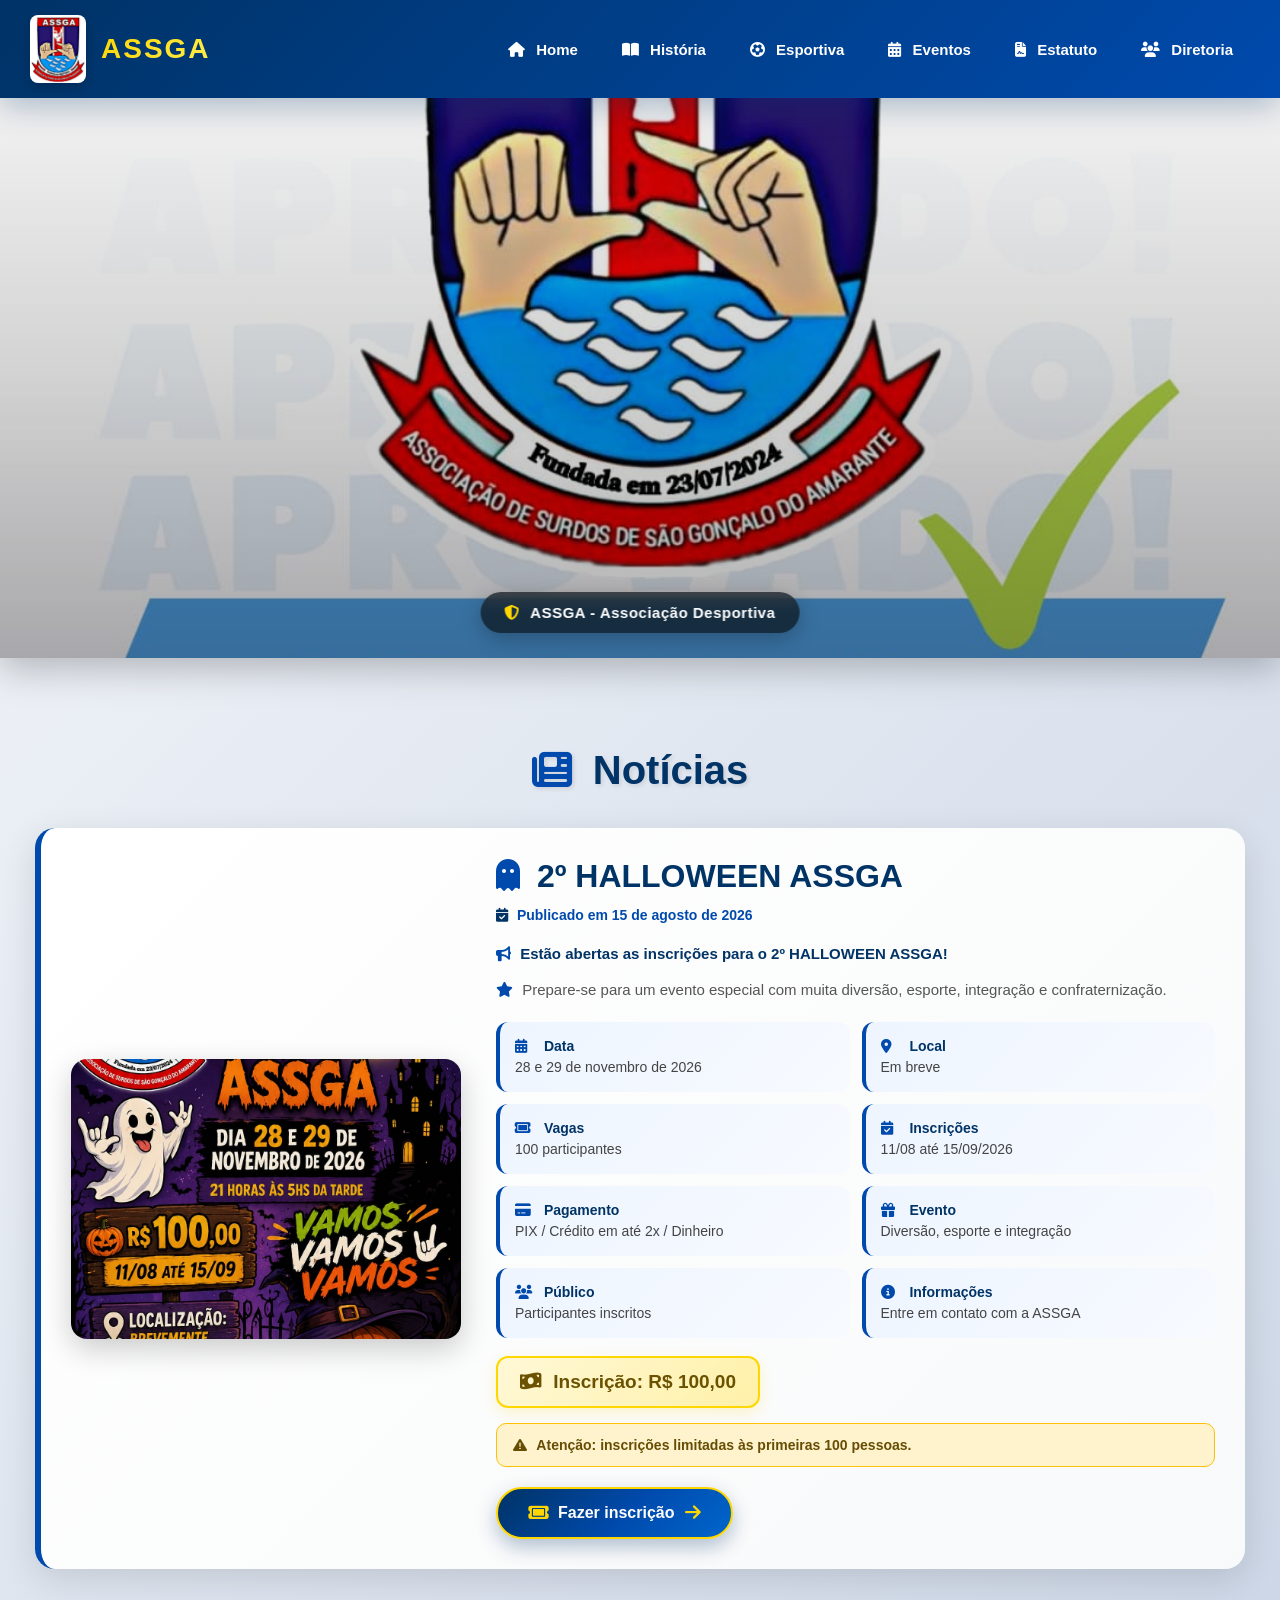
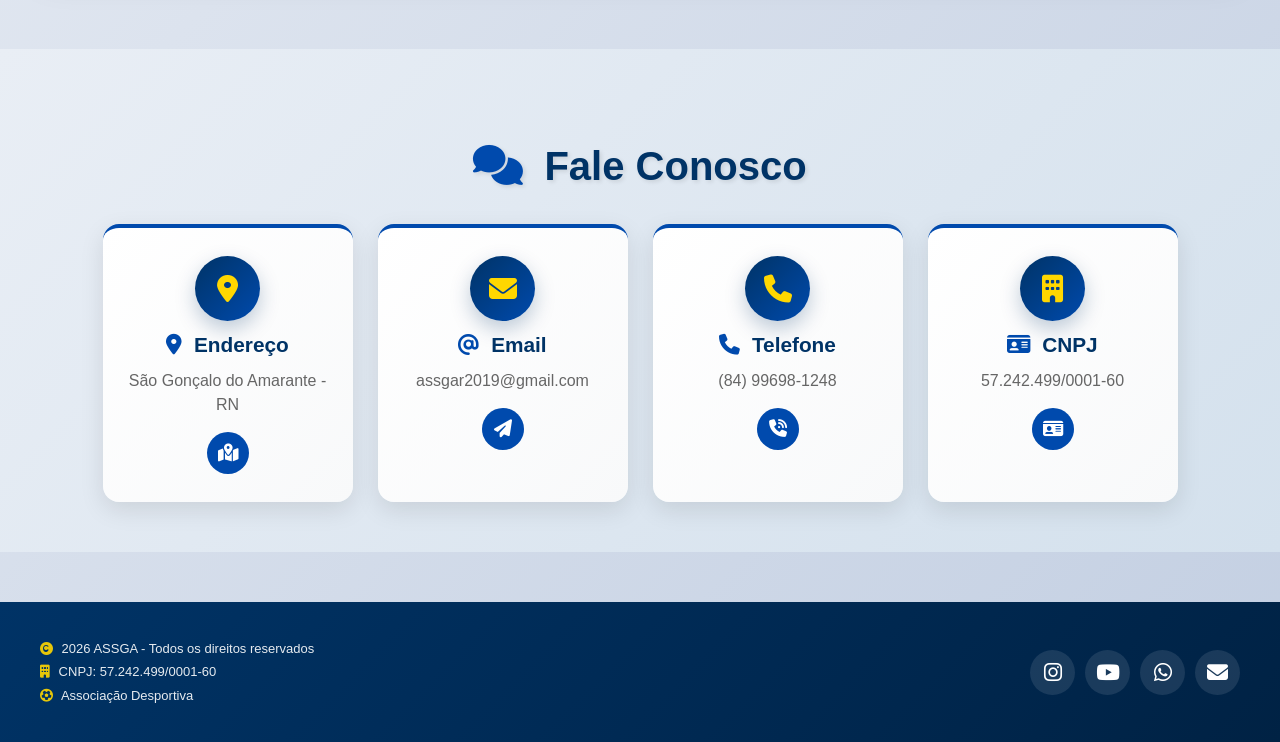
<file: ASSGA.-main (1)/ASSGA.-main/index.html>
<!DOCTYPE html>
<html lang="pt-br">

<head>

<meta charset="UTF-8">

<meta
    name="viewport"
    content="width=device-width, initial-scale=1.0"
>

<meta
    name="description"
    content="ASSGA - Associação Desportiva. Esporte, integração, eventos e participação social."
>

<meta
    name="theme-color"
    content="#003366"
>

<title>ASSGA - Associação Desportiva</title>


<!-- =====================================================
     FAVICON
===================================================== -->

<link
    rel="icon"
    href="src/imagens/Assga_foto.jpg"
    type="image/jpeg"
>

<link
    rel="shortcut icon"
    href="src/imagens/Assga_foto.jpg"
    type="image/jpeg"
>


<!-- =====================================================
     FONT AWESOME
===================================================== -->

<link
    rel="stylesheet"
    href="https://cdnjs.cloudflare.com/ajax/libs/font-awesome/6.5.0/css/all.min.css"
>


<style>

/* =====================================================
   RESET
===================================================== */

*{
    margin:0;
    padding:0;
    box-sizing:border-box;

    font-family:
        'Segoe UI',
        Tahoma,
        Geneva,
        Verdana,
        sans-serif;
}

html{
    scroll-behavior:smooth;
}

body{

    background:
        linear-gradient(
            135deg,
            #f5f7fa 0%,
            #c3cfe2 100%
        );

    color:#333;

    overflow-x:hidden;
}


/* =====================================================
   TÍTULOS
===================================================== */

h2{

    text-align:center;

    margin:45px 0 35px;

    color:#003366;

    font-size:2.5em;

    font-weight:800;

    text-shadow:
        2px 2px 4px rgba(0,0,0,.1);
}

h2 i{

    color:#004aad;

    margin-right:10px;
}


/* =====================================================
   HEADER
===================================================== */

header{

    background:
        linear-gradient(
            135deg,
            #003366 0%,
            #004aad 100%
        );

    color:#fff;

    display:flex;

    justify-content:space-between;

    align-items:center;

    padding:15px 30px;

    position:sticky;

    top:0;

    z-index:9999;

    box-shadow:
        0 8px 32px rgba(0,51,102,.3);
}


/* =====================================================
   LOGO
===================================================== */

.logo-area{

    display:flex;

    align-items:center;

    gap:15px;

    cursor:pointer;

    transition:
        transform .3s ease;
}

.logo-area:hover{

    transform:
        scale(1.05);
}

.logo-area a{

    display:flex;

    text-decoration:none;
}

.logo-area img{

    width:56px;

    height:68px;

    object-fit:cover;

    border-radius:8px;

    background:#fff;

    box-shadow:
        0 4px 12px rgba(0,0,0,.2);
}

.logo{

    font-size:28px;

    font-weight:900;

    letter-spacing:2px;

    background:
        linear-gradient(
            135deg,
            #ffd700,
            #ffed4e
        );

    -webkit-background-clip:text;

    -webkit-text-fill-color:transparent;

    background-clip:text;
}


/* =====================================================
   MENU
===================================================== */

.menu{

    list-style:none;

    display:inline-grid;

    grid-auto-flow:column;

    gap:10px;

    margin-left:auto;

    align-items:center;
}

.menu li{

    position:relative;
}

.menu a{

    display:block;

    color:#fff;

    text-decoration:none;

    font-size:15px;

    font-weight:700;

    padding:12px 17px;

    border-radius:25px;

    transition:
        all .4s ease;
}


/* =====================================================
   ÍCONES DO MENU — BRANCOS
===================================================== */

.menu a i{

    margin-right:7px;

    color:#fff;

    transition:.3s;
}


/* =====================================================
   HOVER DO MENU
===================================================== */

.menu a:hover{

    color:#003366;

    background:
        linear-gradient(
            135deg,
            #ffd700,
            #ffed4e
        );

    box-shadow:
        0 8px 24px rgba(255,215,0,.4);

    transform:
        translateY(-3px);
}


/* ÍCONE CONTINUA BRANCO NO HOVER */

.menu a:hover i{

    color:#fff;
}


/* =====================================================
   MENU MOBILE
===================================================== */

.menu-toggle{

    display:none;

    width:45px;

    height:45px;

    align-items:center;

    justify-content:center;

    font-size:25px;

    cursor:pointer;

    margin-left:auto;

    border:0;

    border-radius:10px;

    color:#fff;

    background:transparent;

    transition:.3s;
}

.menu-toggle:hover{

    background:
        rgba(255,255,255,.12);
}

.menu-toggle i{

    pointer-events:none;

    color:#fff;
}


/* =====================================================
   SLIDER
===================================================== */

.slider{

    width:100%;

    height:560px;

    overflow:hidden;

    position:relative;

    background:#003366;

    box-shadow:
        0 10px 35px rgba(0,0,0,.25);
}

.slider::after{

    content:"";

    position:absolute;

    inset:0;

    background:
        linear-gradient(
            to bottom,
            rgba(0,0,0,.05),
            rgba(0,0,0,.30)
        );

    pointer-events:none;
}

.slider img{

    width:100%;

    height:100%;

    object-fit:cover;

    object-position:center;

    display:block;

    transition:
        opacity .5s ease,
        transform .5s ease;
}


/* =====================================================
   INFORMAÇÃO SLIDER
===================================================== */

.slider-info{

    position:absolute;

    bottom:25px;

    left:50%;

    transform:
        translateX(-50%);

    background:
        rgba(0,0,0,.60);

    backdrop-filter:
        blur(8px);

    color:#fff;

    padding:12px 24px;

    border-radius:30px;

    font-size:15px;

    font-weight:700;

    letter-spacing:.5px;

    z-index:5;

    text-align:center;

    white-space:nowrap;

    box-shadow:
        0 5px 20px rgba(0,0,0,.25);
}

.slider-info i{

    color:#ffd700;

    margin-right:6px;
}


/* =====================================================
   NOTÍCIAS
===================================================== */

.noticias{

    max-width:1250px;

    margin:auto;

    padding:45px 20px;
}


/* =====================================================
   CARD NOTÍCIA
===================================================== */

.noticia-item{

    background:
        linear-gradient(
            135deg,
            #fff 0%,
            #f8f9fa 100%
        );

    display:flex;

    gap:35px;

    align-items:center;

    margin-bottom:35px;

    padding:30px;

    border-radius:20px;

    box-shadow:
        0 10px 35px rgba(0,0,0,.12);

    transition:
        all .4s ease;

    border-left:
        6px solid #004aad;

    overflow:hidden;
}

.noticia-item:hover{

    transform:
        translateY(-8px);

    box-shadow:
        0 18px 50px rgba(0,74,173,.22);

    border-left-color:#ffd700;
}


/* =====================================================
   IMAGEM NOTÍCIA
===================================================== */

.noticia-imagem{

    flex-shrink:0;

    width:390px;

    height:280px;

    overflow:hidden;

    border-radius:16px;

    box-shadow:
        0 10px 30px rgba(0,0,0,.2);

    display:block;
}

.noticia-imagem img{

    width:100%;

    height:100%;

    object-fit:cover;

    display:block;

    transition:
        transform .5s ease;
}

.noticia-imagem:hover img{

    transform:
        scale(1.08);
}


/* =====================================================
   TEXTO
===================================================== */

.texto{

    flex:1;
}

.texto h3{

    color:#003366;

    margin-bottom:12px;

    font-size:2em;

    font-weight:900;
}

.texto h3 i{

    color:#004aad;

    margin-right:8px;
}

.texto data{

    display:block;

    color:#004aad;

    font-size:14px;

    font-weight:700;

    margin-bottom:18px;
}

.texto data i{

    color:#003366;

    margin-right:5px;
}

.texto p{

    line-height:1.7;

    color:#555;

    margin:10px 0;

    font-size:15px;
}

.texto p i{

    color:#004aad;

    margin-right:5px;
}

.texto p strong{

    color:#003366;
}


/* =====================================================
   EVENTO INFO
===================================================== */

.evento-info{

    display:grid;

    grid-template-columns:
        repeat(2,1fr);

    gap:12px;

    margin-top:20px;
}

.evento-info-item{

    padding:14px 15px;

    background:
        linear-gradient(
            135deg,
            #eef5ff,
            #f7faff
        );

    border-radius:12px;

    border-left:
        4px solid #004aad;

    color:#444;

    font-size:14px;

    line-height:1.5;

    transition:
        all .3s ease;
}

.evento-info-item:hover{

    transform:
        translateY(-3px);

    border-left-color:#ffd700;

    box-shadow:
        0 5px 15px rgba(0,74,173,.12);
}

.evento-info-item i{

    color:#004aad;

    width:20px;

    margin-right:5px;
}

.evento-info-item strong{

    color:#003366;
}


/* =====================================================
   PREÇO
===================================================== */

.preco-evento{

    display:inline-block;

    margin-top:18px;

    padding:13px 22px;

    background:
        linear-gradient(
            135deg,
            #fff8d6,
            #fff1a8
        );

    border:
        2px solid #ffd700;

    border-radius:12px;

    color:#6b5200;

    font-size:19px;

    font-weight:900;

    box-shadow:
        0 5px 15px rgba(255,215,0,.2);
}

.preco-evento i{

    margin-right:7px;
}


/* =====================================================
   AVISO
===================================================== */

.aviso-vagas{

    margin-top:15px;

    padding:13px 16px;

    background:#fff3cd;

    border:
        1px solid #ffc107;

    border-radius:10px;

    color:#664d03;

    font-size:14px;

    font-weight:700;
}

.aviso-vagas i{

    margin-right:6px;
}


/* =====================================================
   BOTÃO INSCRIÇÃO
===================================================== */

.botao-inscricao{

    display:inline-flex;

    align-items:center;

    justify-content:center;

    gap:10px;

    background:
        linear-gradient(
            135deg,
            #003366 0%,
            #004aad 55%,
            #0066cc 100%
        );

    color:#fff;

    padding:15px 30px;

    border-radius:30px;

    text-decoration:none;

    font-size:16px;

    font-weight:800;

    border:
        2px solid #ffd700;

    box-shadow:
        0 8px 20px rgba(0,51,102,.30);

    transition:
        all .3s ease;
}

.botao-inscricao:hover{

    transform:
        translateY(-4px)
        scale(1.02);

    box-shadow:
        0 12px 30px rgba(0,74,173,.4);
}

.botao-inscricao i{

    color:#ffd700;

    font-size:18px;
}


/* =====================================================
   FALE CONOSCO
===================================================== */

.info{

    background:
        linear-gradient(
            135deg,
            #e9eef5 0%,
            #d4e1ed 100%
        );

    padding:50px 20px;
}

.info-container{

    display:flex;

    justify-content:center;

    gap:25px;

    flex-wrap:wrap;

    max-width:1200px;

    margin:auto;
}

.info-card{

    width:250px;

    background:
        linear-gradient(
            135deg,
            #fff,
            #f8f9fa
        );

    padding:28px 22px;

    border-radius:16px;

    text-align:center;

    box-shadow:
        0 8px 24px rgba(0,0,0,.1);

    transition:
        all .4s ease;

    border-top:
        4px solid #004aad;
}

.info-card:hover{

    transform:
        translateY(-10px);

    box-shadow:
        0 16px 48px rgba(0,74,173,.2);

    border-top-color:#ffd700;
}

.info-card .icon{

    width:65px;

    height:65px;

    display:flex;

    align-items:center;

    justify-content:center;

    margin:0 auto 12px;

    border-radius:50%;

    background:
        linear-gradient(
            135deg,
            #003366,
            #004aad
        );

    color:#ffd700;

    font-size:28px;

    box-shadow:
        0 8px 20px rgba(0,51,102,.25);

    transition:.4s;
}

.info-card:hover .icon{

    transform:
        scale(1.15)
        rotate(8deg);
}

.info-card h3{

    color:#003366;

    margin:12px 0;

    font-size:1.3em;
}

.info-card h3 i{

    color:#004aad;

    margin-right:6px;
}

.info-card p{

    color:#666;

    line-height:1.5;

    word-break:break-word;
}

.info-card a{

    display:inline-flex;

    align-items:center;

    justify-content:center;

    width:42px;

    height:42px;

    color:#fff;

    background:#004aad;

    margin-top:15px;

    border-radius:50%;

    font-size:18px;

    text-decoration:none;

    transition:
        all .3s ease;
}

.info-card a:hover{

    color:#003366;

    background:#ffd700;

    transform:
        scale(1.15);
}


/* =====================================================
   FOOTER
===================================================== */

footer{

    background:
        linear-gradient(
            135deg,
            #003366 0%,
            #002244 100%
        );

    color:#fff;

    padding:35px 20px;

    margin-top:50px;
}

.footer-container{

    display:flex;

    justify-content:space-between;

    align-items:center;

    flex-wrap:wrap;

    gap:20px;

    max-width:1200px;

    margin:auto;
}

.footer-copy{

    font-size:13px;

    line-height:1.8;

    opacity:.9;
}

.footer-copy i{

    color:#ffd700;

    margin-right:5px;
}

.footer-redes{

    display:flex;

    align-items:center;

    gap:10px;
}

.footer-redes a{

    width:45px;

    height:45px;

    display:flex;

    align-items:center;

    justify-content:center;

    color:#fff;

    font-size:21px;

    border-radius:50%;

    background:
        rgba(255,255,255,.10);

    text-decoration:none;

    transition:
        all .3s ease;
}

.footer-redes a:hover{

    color:#003366;

    background:#ffd700;

    transform:
        translateY(-5px)
        scale(1.1);
}


/* =====================================================
   DESKTOP
===================================================== */

@media (min-width:1024px){

    .slider{

        height:560px;
    }

    .slider img{

        width:100%;

        height:560px;

        object-fit:cover;

        object-position:center;
    }
}


/* =====================================================
   TABLET
===================================================== */

@media (min-width:768px)
and (max-width:1023px){

    header{

        padding:15px;
    }

    .logo{

        font-size:20px;
    }

    .menu{

        gap:4px;
    }

    .menu a{

        font-size:12px;

        padding:10px 9px;
    }

    .menu a i{

        margin-right:4px;

        color:#fff;
    }

    .slider{

        height:400px;
    }

    .slider img{

        width:100%;

        height:400px;

        object-fit:cover;

        object-position:center;
    }

    .noticia-item{

        flex-direction:column;

        text-align:center;
    }

    .noticia-imagem{

        width:100%;

        height:350px;
    }

    .evento-info{

        text-align:left;
    }

    .info-card{

        width:45%;
    }
}


/* =====================================================
   CELULAR
===================================================== */

@media (max-width:767px){

    header{

        padding:12px 15px;
    }

    .logo-area{

        gap:10px;
    }

    .logo-area img{

        width:48px;

        height:60px;
    }

    .logo{

        font-size:18px;
    }

    .menu-toggle{

        display:flex;
    }

    .menu{

        display:none;

        position:absolute;

        top:76px;

        left:15px;

        right:15px;

        width:calc(100% - 30px);

        grid-auto-flow:row;

        gap:4px;

        margin:0;

        padding:15px;

        background:
            linear-gradient(
                135deg,
                rgba(0,51,102,.98),
                rgba(0,74,173,.98)
            );

        border-radius:15px;

        box-shadow:
            0 15px 35px rgba(0,0,0,.30);
    }

    .menu.active{

        display:grid;
    }

    .menu li{

        width:100%;

        padding:2px 0;
    }

    .menu a{

        width:100%;

        text-align:left;

        padding:13px 15px;
    }

    .menu a i{

        width:25px;

        text-align:center;

        color:#fff;
    }

    .menu a:hover i{

        color:#fff;
    }

    .slider{

        height:280px;
    }

    .slider img{

        width:100%;

        height:280px;

        object-fit:cover;

        object-position:center;
    }

    .slider-info{

        bottom:15px;

        font-size:12px;

        padding:8px 15px;

        max-width:90%;

        overflow:hidden;

        text-overflow:ellipsis;
    }

    .noticias{

        padding:25px 12px;
    }

    .noticia-item{

        flex-direction:column;

        text-align:center;

        gap:18px;

        padding:18px;
    }

    .noticia-imagem{

        width:100%;

        height:250px;
    }

    .texto{

        text-align:center;
    }

    .texto h3{

        font-size:1.45em;
    }

    .evento-info{

        grid-template-columns:1fr;

        text-align:left;
    }

    .botao-inscricao{

        width:100%;

        padding:15px 20px;
    }

    .preco-evento{

        width:100%;

        text-align:center;
    }

    .info-card{

        width:100%;
    }

    .footer-container{

        flex-direction:column;

        text-align:center;
    }

    .footer-redes{

        margin-top:15px;
    }

    h2{

        font-size:1.8em;

        margin:30px 0;
    }
}


/* =====================================================
   CELULAR PEQUENO
===================================================== */

@media (max-width:380px){

    .logo{

        font-size:16px;
    }

    .logo-area img{

        width:44px;

        height:55px;
    }

    .slider{

        height:240px;
    }

    .slider img{

        height:240px;
    }

    .slider-info{

        font-size:11px;

        padding:7px 12px;
    }

    .noticia-imagem{

        height:220px;
    }
}


/* =====================================================
   ACESSIBILIDADE
===================================================== */

a:focus,
button:focus{

    outline:
        3px solid #ffd700;

    outline-offset:3px;
}

@media(prefers-reduced-motion:reduce){

    *{

        scroll-behavior:auto !important;

        transition:none !important;

        animation:none !important;
    }
}

</style>

</head>


<body>


<!-- =====================================================
     HEADER
===================================================== -->

<header>

    <div class="logo-area">

        <a
            href="index.html"
            aria-label="Página inicial ASSGA"
        >

            <img
                src="src/imagens/Assga_foto.jpg"
                alt="Logo da ASSGA"
            >

        </a>

        <div class="logo">
            ASSGA
        </div>

    </div>


    <!-- =================================================
         BOTÃO MENU MOBILE
    ================================================== -->

    <button
        class="menu-toggle"
        id="menuToggle"
        onclick="toggleMenu()"
        aria-label="Abrir menu"
        aria-controls="menu"
        aria-expanded="false"
        type="button"
    >

        <i
            id="menuIcon"
            class="fas fa-bars"
        ></i>

    </button>


    <!-- =================================================
         MENU PRINCIPAL
    ================================================== -->

    <nav aria-label="Menu principal">

        <ul
            class="menu"
            id="menu"
        >

            <li>

                <a href="index.html">

                    <i class="fas fa-house"></i>

                    Home

                </a>

            </li>


            <li>

                <a href="historia.html">

                    <i class="fas fa-book-open"></i>

                    História

                </a>

            </li>


            <li>

                <a href="esportiva.html">

                    <i class="fas fa-futbol"></i>

                    Esportiva

                </a>

            </li>


            <li>

                <a href="evento.html">

                    <i class="fas fa-calendar-days"></i>

                    Eventos

                </a>

            </li>


            <li>

                <a href="estatuto.html">

                    <i class="fas fa-file-contract"></i>

                    Estatuto

                </a>

            </li>


            <li>

                <a href="diretoria.html">

                    <i class="fas fa-users"></i>

                    Diretoria

                </a>

            </li>

        </ul>

    </nav>

</header>



<!-- =====================================================
     SLIDER
===================================================== -->

<section
    class="slider"
    aria-label="Galeria de imagens da ASSGA"
>

    <img
        id="slide"
        src="src/imagens/foto1.jpg"
        alt="ASSGA - Associação Desportiva"
    >

    <div
        class="slider-info"
        id="sliderInfo"
    >

        <i class="fas fa-shield-halved"></i>

        ASSGA - Associação Desportiva

    </div>

</section>



<!-- =====================================================
     NOTÍCIAS
===================================================== -->

<section class="noticias">

    <h2>

        <i class="fas fa-newspaper"></i>

        Notícias

    </h2>


    <article class="noticia-item">


        <a
            class="noticia-imagem"
            href="src/imagens/halloween-assga.jpeg"
            target="_blank"
            rel="noopener noreferrer"
            aria-label="Abrir imagem do Halloween ASSGA"
        >

            <img
                src="src/imagens/halloween-assga.jpeg"
                alt="2º Halloween ASSGA"
                onerror="imagemAlternativa(this)"
            >

        </a>


        <div class="texto">

            <h3>

                <i class="fas fa-ghost"></i>

                2º HALLOWEEN ASSGA

            </h3>


            <data datetime="2026-08-15T17:00">

                <i class="fas fa-calendar-check"></i>

                Publicado em
                15 de agosto de 2026

            </data>


            <p>

                <strong>

                    <i class="fas fa-bullhorn"></i>

                    Estão abertas as inscrições
                    para o 2º HALLOWEEN ASSGA!

                </strong>

            </p>


            <p>

                <i class="fas fa-star"></i>

                Prepare-se para um evento
                especial com muita diversão,
                esporte, integração e
                confraternização.

            </p>


            <div class="evento-info">


                <div class="evento-info-item">

                    <i class="fas fa-calendar-days"></i>

                    <strong>Data</strong>

                    <br>

                    28 e 29 de novembro de 2026

                </div>


                <div class="evento-info-item">

                    <i class="fas fa-location-dot"></i>

                    <strong>Local</strong>

                    <br>

                    Em breve

                </div>


                <div class="evento-info-item">

                    <i class="fas fa-ticket"></i>

                    <strong>Vagas</strong>

                    <br>

                    100 participantes

                </div>


                <div class="evento-info-item">

                    <i class="fas fa-calendar-check"></i>

                    <strong>Inscrições</strong>

                    <br>

                    11/08 até 15/09/2026

                </div>


                <div class="evento-info-item">

                    <i class="fas fa-credit-card"></i>

                    <strong>Pagamento</strong>

                    <br>

                    PIX / Crédito em até 2x / Dinheiro

                </div>


                <div class="evento-info-item">

                    <i class="fas fa-gift"></i>

                    <strong>Evento</strong>

                    <br>

                    Diversão, esporte e integração

                </div>


                <div class="evento-info-item">

                    <i class="fas fa-users"></i>

                    <strong>Público</strong>

                    <br>

                    Participantes inscritos

                </div>


                <div class="evento-info-item">

                    <i class="fas fa-circle-info"></i>

                    <strong>Informações</strong>

                    <br>

                    Entre em contato com a ASSGA

                </div>

            </div>


            <div class="preco-evento">

                <i class="fas fa-money-bill-wave"></i>

                Inscrição:
                R$ 100,00

            </div>


            <div class="aviso-vagas">

                <i class="fas fa-triangle-exclamation"></i>

                Atenção:
                inscrições limitadas às
                primeiras 100 pessoas.

            </div>


            <div style="margin-top:20px;">

                <a
                    href="pagamento.html"
                    class="botao-inscricao"
                    aria-label="Fazer inscrição no Halloween ASSGA"
                >

                    <i class="fas fa-ticket"></i>

                    Fazer inscrição

                    <i class="fas fa-arrow-right"></i>

                </a>

            </div>

        </div>

    </article>

</section>



<!-- =====================================================
     FALE CONOSCO
===================================================== -->

<section class="info">

    <h2>

        <i class="fas fa-comments"></i>

        Fale Conosco

    </h2>


    <div class="info-container">


        <div class="info-card">

            <div class="icon">

                <i class="fas fa-location-dot"></i>

            </div>

            <h3>

                <i class="fas fa-map-marker-alt"></i>

                Endereço

            </h3>

            <p>

                São Gonçalo do Amarante - RN

            </p>

            <a
                href="https://www.google.com/maps/search/?api=1&query=S%C3%A3o%20Gon%C3%A7alo%20do%20Amarante%20RN"
                target="_blank"
                rel="noopener noreferrer"
                aria-label="Abrir endereço no Google Maps"
                title="Abrir no Google Maps"
            >

                <i class="fas fa-map-location-dot"></i>

            </a>

        </div>



        <div class="info-card">

            <div class="icon">

                <i class="fas fa-envelope"></i>

            </div>

            <h3>

                <i class="fas fa-at"></i>

                Email

            </h3>

            <p>

                assgar2019@gmail.com

            </p>

            <a
                href="mailto:assgar2019@gmail.com"
                aria-label="Enviar email para ASSGA"
                title="Enviar email"
            >

                <i class="fas fa-paper-plane"></i>

            </a>

        </div>



        <div class="info-card">

            <div class="icon">

                <i class="fas fa-phone"></i>

            </div>

            <h3>

                <i class="fas fa-phone"></i>

                Telefone

            </h3>

            <p>

                (84) 99698-1248

            </p>

            <a
                href="tel:+5584996981248"
                aria-label="Ligar para ASSGA"
                title="Ligar"
            >

                <i class="fas fa-phone-volume"></i>

            </a>

        </div>



        <div class="info-card">

            <div class="icon">

                <i class="fas fa-building"></i>

            </div>

            <h3>

                <i class="fas fa-id-card"></i>

                CNPJ

            </h3>

            <p>

                57.242.499/0001-60

            </p>

            <a
                href="#"
                aria-label="CNPJ da ASSGA"
                title="CNPJ"
                onclick="return false;"
            >

                <i class="fas fa-id-card"></i>

            </a>

        </div>

    </div>

</section>



<!-- =====================================================
     FOOTER
===================================================== -->

<footer>

    <div class="footer-container">

        <div class="footer-copy">

            <i class="fas fa-copyright"></i>

            2026 ASSGA -
            Todos os direitos reservados

            <br>

            <i class="fas fa-building"></i>

            CNPJ:
            57.242.499/0001-60

            <br>

            <i class="fas fa-futbol"></i>

            Associação Desportiva

        </div>


        <div
            class="footer-redes"
            aria-label="Redes sociais da ASSGA"
        >


            <!-- INSTAGRAM -->

            <a
                href="https://www.instagram.com/assga_2019/"
                target="_blank"
                rel="noopener noreferrer"
                aria-label="Instagram ASSGA"
                title="Instagram"
            >

                <i class="fab fa-instagram"></i>

            </a>


            <!-- YOUTUBE -->

            <a
                href="https://www.youtube.com/@ASSGAESPORTES"
                target="_blank"
                rel="noopener noreferrer"
                aria-label="YouTube ASSGA"
                title="YouTube"
            >

                <i class="fab fa-youtube"></i>

            </a>


            <!-- WHATSAPP -->

            <a
                href="https://wa.me/5584996981248?text=Ol%C3%A1%2C%20eu%20estou%20aqui"
                target="_blank"
                rel="noopener noreferrer"
                aria-label="WhatsApp ASSGA"
                title="WhatsApp"
            >

                <i class="fab fa-whatsapp"></i>

            </a>


            <!-- EMAIL -->

            <a
                href="mailto:assgar2019@gmail.com"
                aria-label="Email ASSGA"
                title="Email"
            >

                <i class="fas fa-envelope"></i>

            </a>

        </div>

    </div>

</footer>



<!-- =====================================================
     JAVASCRIPT
===================================================== -->

<script>


/* =====================================================
   MENU MOBILE
===================================================== */

function toggleMenu(){

    const menu =
        document.getElementById("menu");

    const toggle =
        document.getElementById("menuToggle");

    const icon =
        document.getElementById("menuIcon");


    menu.classList.toggle("active");


    const aberto =
        menu.classList.contains("active");


    toggle.setAttribute(
        "aria-expanded",
        aberto
    );


    toggle.setAttribute(
        "aria-label",
        aberto
            ? "Fechar menu"
            : "Abrir menu"
    );


    if(aberto){

        icon.classList.remove(
            "fa-bars"
        );

        icon.classList.add(
            "fa-xmark"
        );

    }else{

        icon.classList.remove(
            "fa-xmark"
        );

        icon.classList.add(
            "fa-bars"
        );

    }

}


/* =====================================================
   FECHAR MENU AO CLICAR
===================================================== */

document
    .querySelectorAll(".menu a")
    .forEach(function(link){

        link.addEventListener(
            "click",
            function(){

                fecharMenu();

            }
        );

    });


/* =====================================================
   FECHAR MENU
===================================================== */

function fecharMenu(){

    const menu =
        document.getElementById("menu");

    const toggle =
        document.getElementById("menuToggle");

    const icon =
        document.getElementById("menuIcon");


    menu.classList.remove(
        "active"
    );


    toggle.setAttribute(
        "aria-expanded",
        "false"
    );


    toggle.setAttribute(
        "aria-label",
        "Abrir menu"
    );


    icon.classList.remove(
        "fa-xmark"
    );

    icon.classList.add(
        "fa-bars"
    );

}


/* =====================================================
   ESC PARA FECHAR MENU
===================================================== */

document.addEventListener(
    "keydown",
    function(event){

        if(
            event.key === "Escape"
        ){

            fecharMenu();

        }

    }
);


/* =====================================================
   SLIDER
===================================================== */

const imagens = [

    "src/imagens/foto1.jpg",

    "src/imagens/foto2.jpg",

    "src/imagens/foto3.jpg"

];


const textosSlider = [

    "ASSGA - Associação Desportiva",

    "Esporte e integração da ASSGA",

    "Futsal e atividades esportivas ASSGA"

];


let index = 0;


/* =====================================================
   TROCAR IMAGEM
===================================================== */

function trocarImagem(){

    index++;

    if(
        index >= imagens.length
    ){

        index = 0;

    }


    const slide =
        document.getElementById("slide");

    const sliderInfo =
        document.getElementById("sliderInfo");


    slide.style.opacity = "0";


    setTimeout(
        function(){

            slide.src =
                imagens[index];

            slide.alt =
                textosSlider[index];


            sliderInfo.innerHTML =

                '<i class="fas fa-futbol"></i> ' +
                textosSlider[index];


            slide.style.opacity =
                "1";

        },
        300
    );

}


/* =====================================================
   SLIDER AUTOMÁTICO
===================================================== */

let intervaloSlider =
    setInterval(
        trocarImagem,
        4000
    );


/* =====================================================
   PAUSAR NO MOUSE
===================================================== */

const slider =
    document.querySelector(".slider");


slider.addEventListener(
    "mouseenter",
    function(){

        clearInterval(
            intervaloSlider
        );

    }
);


slider.addEventListener(
    "mouseleave",
    function(){

        iniciarSlider();

    }
);


/* =====================================================
   INICIAR SLIDER
===================================================== */

function iniciarSlider(){

    clearInterval(
        intervaloSlider
    );

    intervaloSlider =
        setInterval(
            trocarImagem,
            4000
        );

}


/* =====================================================
   PAUSAR ABA
===================================================== */

document.addEventListener(
    "visibilitychange",
    function(){

        if(
            document.hidden
        ){

            clearInterval(
                intervaloSlider
            );

        }else{

            iniciarSlider();

        }

    }
);


/* =====================================================
   FALLBACK DA IMAGEM DA NOTÍCIA
===================================================== */

function imagemAlternativa(imagem){

    imagem.onerror = null;

    imagem.src =
        "src/imagens/Assga_foto.jpg";

    imagem.alt =
        "Logo da ASSGA";

}


/* =====================================================
   FALLBACK SLIDER
===================================================== */

document
    .getElementById("slide")
    .addEventListener(
        "error",
        function(){

            this.onerror = null;

            this.src =
                "src/imagens/Assga_foto.jpg";

            this.alt =
                "Logo da ASSGA";

        }
    );


/* =====================================================
   ANIMAÇÃO DA NOTÍCIA
===================================================== */

document.addEventListener(
    "DOMContentLoaded",
    function(){

        const noticia =
            document.querySelector(
                ".noticia-item"
            );


        if(!noticia){

            return;

        }


        noticia.style.opacity =
            "0";

        noticia.style.transform =
            "translateY(30px)";


        setTimeout(
            function(){

                noticia.style.transition =
                    "all .7s ease";

                noticia.style.opacity =
                    "1";

                noticia.style.transform =
                    "translateY(0)";

            },
            150
        );

    }
);


/* =====================================================
   FECHAR MENU AO CLICAR FORA
===================================================== */

document.addEventListener(
    "click",
    function(event){

        const menu =
            document.getElementById("menu");

        const toggle =
            document.getElementById("menuToggle");


        if(
            window.innerWidth <= 767 &&
            menu.classList.contains("active") &&
            !menu.contains(event.target) &&
            !toggle.contains(event.target)
        ){

            fecharMenu();

        }

    }
);


/* =====================================================
   AJUSTE AO REDIMENSIONAR
===================================================== */

window.addEventListener(
    "resize",
    function(){

        if(
            window.innerWidth > 767
        ){

            fecharMenu();

        }

    }
);

</script>


</body>

</html>
</file>
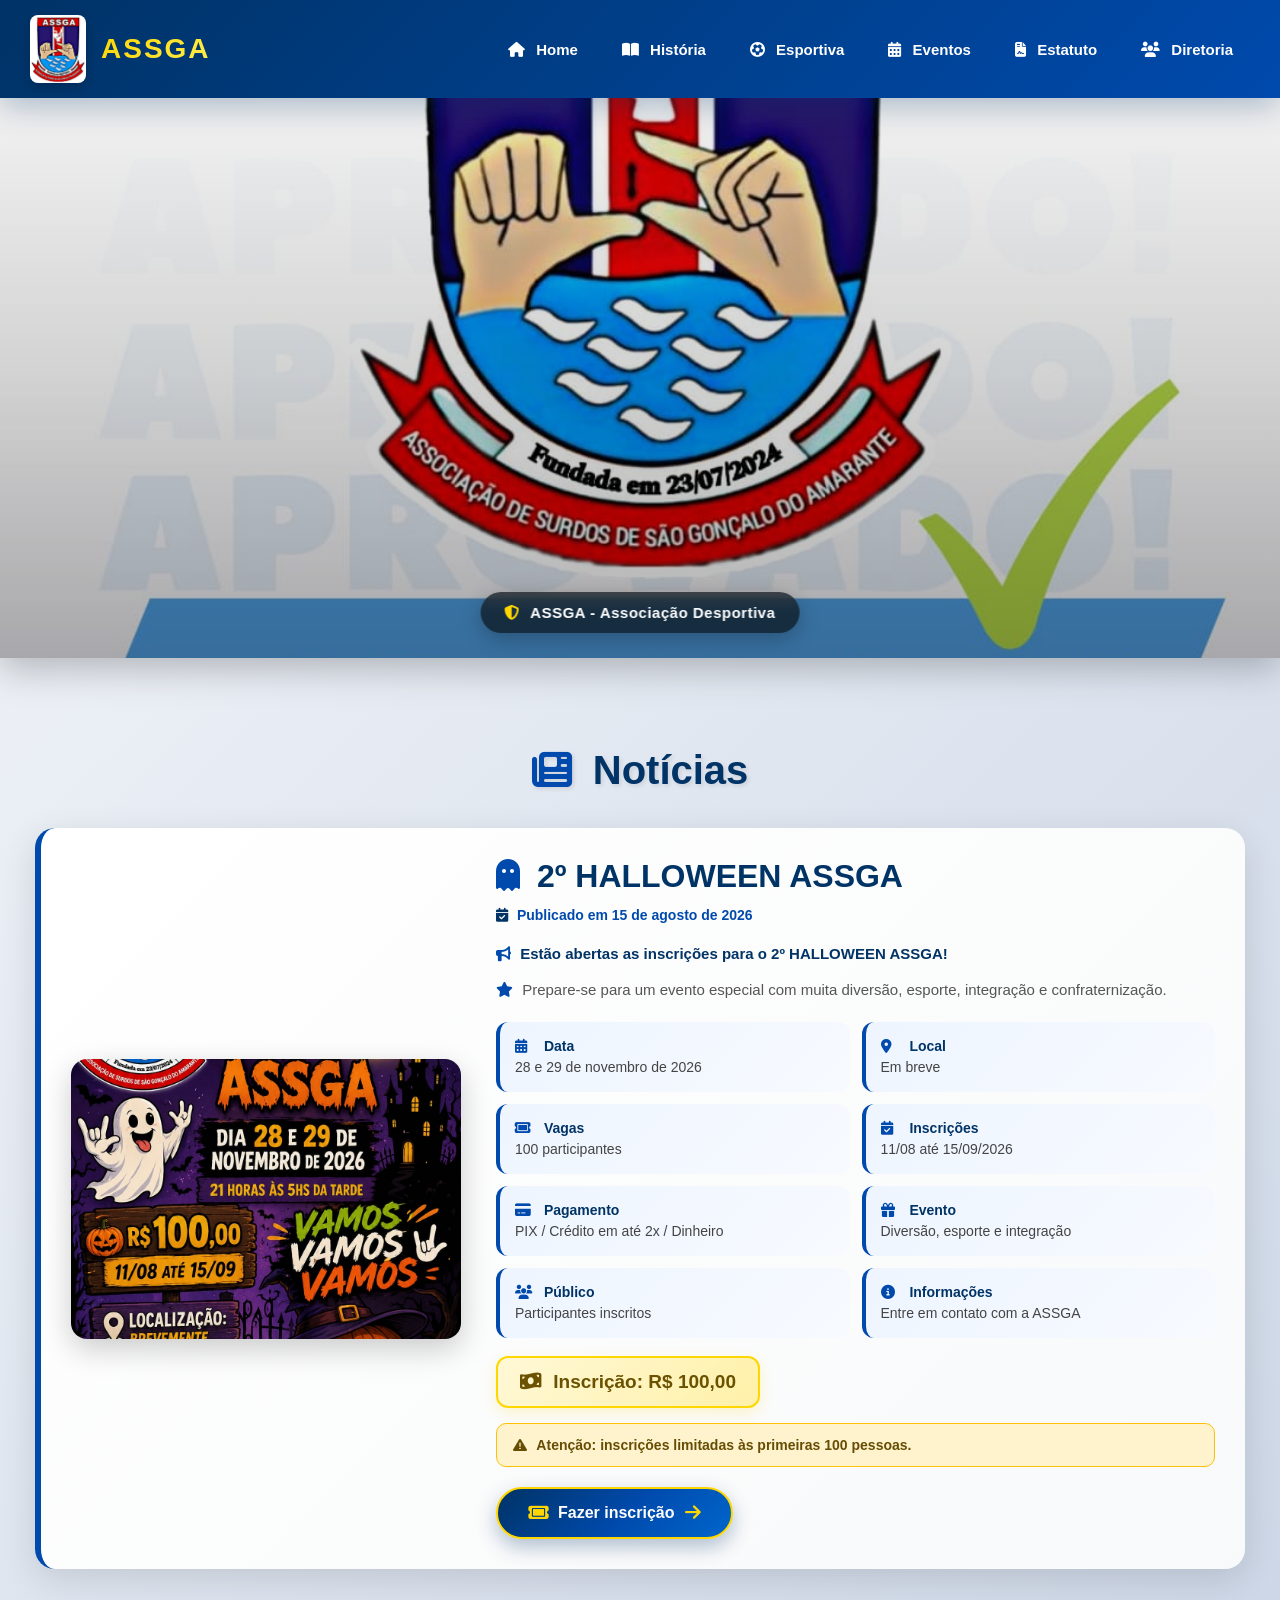
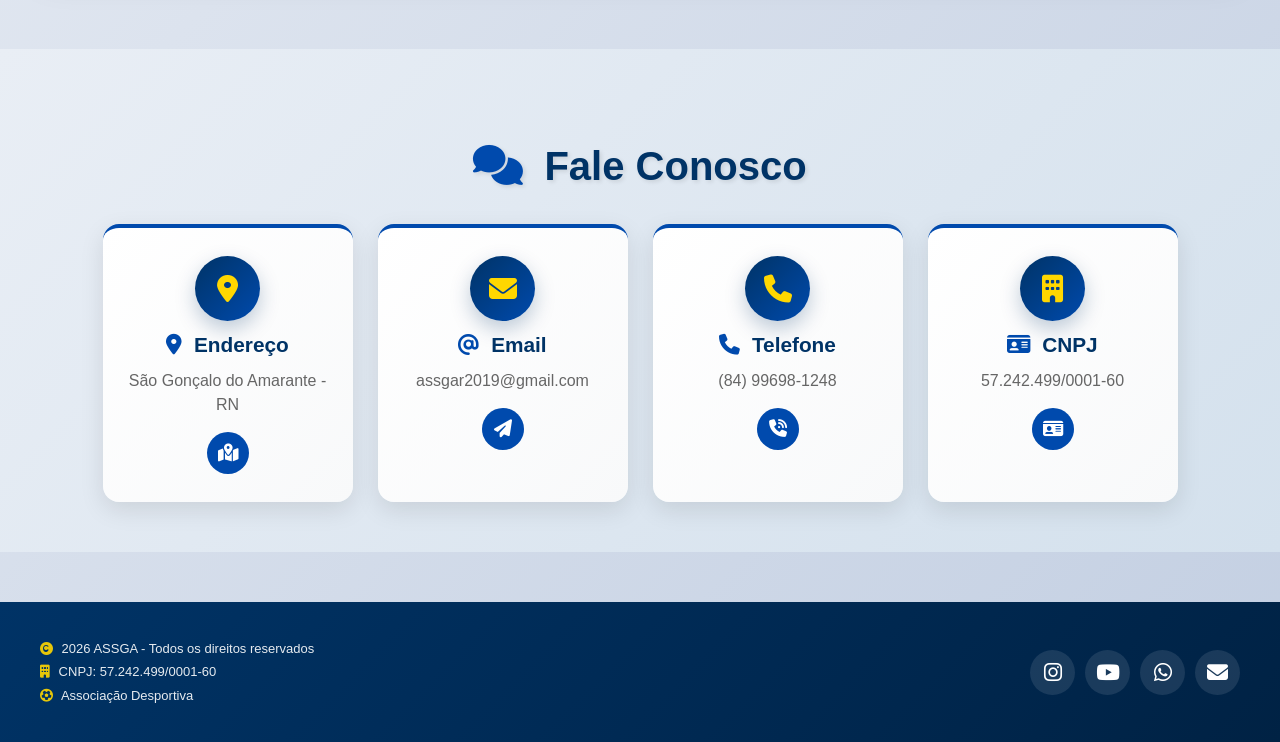
<file: ASSGA.-main (1)/ASSGA./index.html>
<!DOCTYPE html>
<html lang="pt-br">

<head>

<meta charset="UTF-8">

<meta
    name="viewport"
    content="width=device-width, initial-scale=1.0"
>

<meta
    name="description"
    content="ASSGA - Associação Desportiva. Esporte, integração, eventos e participação social."
>

<meta
    name="theme-color"
    content="#003366"
>

<title>ASSGA - Associação Desportiva</title>


<!-- =====================================================
     FAVICON
===================================================== -->

<link
    rel="icon"
    href="src/imagens/Assga_foto.jpg"
    type="image/jpeg"
>

<link
    rel="shortcut icon"
    href="src/imagens/Assga_foto.jpg"
    type="image/jpeg"
>


<!-- =====================================================
     FONT AWESOME
===================================================== -->

<link
    rel="stylesheet"
    href="https://cdnjs.cloudflare.com/ajax/libs/font-awesome/6.5.0/css/all.min.css"
>


<style>

/* =====================================================
   RESET
===================================================== */

*{
    margin:0;
    padding:0;
    box-sizing:border-box;

    font-family:
        'Segoe UI',
        Tahoma,
        Geneva,
        Verdana,
        sans-serif;
}

html{
    scroll-behavior:smooth;
}

body{

    background:
        linear-gradient(
            135deg,
            #f5f7fa 0%,
            #c3cfe2 100%
        );

    color:#333;

    overflow-x:hidden;
}


/* =====================================================
   TÍTULOS
===================================================== */

h2{

    text-align:center;

    margin:45px 0 35px;

    color:#003366;

    font-size:2.5em;

    font-weight:800;

    text-shadow:
        2px 2px 4px rgba(0,0,0,.1);
}

h2 i{

    color:#004aad;

    margin-right:10px;
}


/* =====================================================
   HEADER
===================================================== */

header{

    background:
        linear-gradient(
            135deg,
            #003366 0%,
            #004aad 100%
        );

    color:#fff;

    display:flex;

    justify-content:space-between;

    align-items:center;

    padding:15px 30px;

    position:sticky;

    top:0;

    z-index:9999;

    box-shadow:
        0 8px 32px rgba(0,51,102,.3);
}


/* =====================================================
   LOGO
===================================================== */

.logo-area{

    display:flex;

    align-items:center;

    gap:15px;

    cursor:pointer;

    transition:
        transform .3s ease;
}

.logo-area:hover{

    transform:
        scale(1.05);
}

.logo-area a{

    display:flex;

    text-decoration:none;
}

.logo-area img{

    width:56px;

    height:68px;

    object-fit:cover;

    border-radius:8px;

    background:#fff;

    box-shadow:
        0 4px 12px rgba(0,0,0,.2);
}

.logo{

    font-size:28px;

    font-weight:900;

    letter-spacing:2px;

    background:
        linear-gradient(
            135deg,
            #ffd700,
            #ffed4e
        );

    -webkit-background-clip:text;

    -webkit-text-fill-color:transparent;

    background-clip:text;
}


/* =====================================================
   MENU
===================================================== */

.menu{

    list-style:none;

    display:inline-grid;

    grid-auto-flow:column;

    gap:10px;

    margin-left:auto;

    align-items:center;
}

.menu li{

    position:relative;
}

.menu a{

    display:block;

    color:#fff;

    text-decoration:none;

    font-size:15px;

    font-weight:700;

    padding:12px 17px;

    border-radius:25px;

    transition:
        all .4s ease;
}


/* =====================================================
   ÍCONES DO MENU — BRANCOS
===================================================== */

.menu a i{

    margin-right:7px;

    color:#fff;

    transition:.3s;
}


/* =====================================================
   HOVER DO MENU
===================================================== */

.menu a:hover{

    color:#003366;

    background:
        linear-gradient(
            135deg,
            #ffd700,
            #ffed4e
        );

    box-shadow:
        0 8px 24px rgba(255,215,0,.4);

    transform:
        translateY(-3px);
}


/* ÍCONE CONTINUA BRANCO NO HOVER */

.menu a:hover i{

    color:#fff;
}


/* =====================================================
   MENU MOBILE
===================================================== */

.menu-toggle{

    display:none;

    width:45px;

    height:45px;

    align-items:center;

    justify-content:center;

    font-size:25px;

    cursor:pointer;

    margin-left:auto;

    border:0;

    border-radius:10px;

    color:#fff;

    background:transparent;

    transition:.3s;
}

.menu-toggle:hover{

    background:
        rgba(255,255,255,.12);
}

.menu-toggle i{

    pointer-events:none;

    color:#fff;
}


/* =====================================================
   SLIDER
===================================================== */

.slider{

    width:100%;

    height:560px;

    overflow:hidden;

    position:relative;

    background:#003366;

    box-shadow:
        0 10px 35px rgba(0,0,0,.25);
}

.slider::after{

    content:"";

    position:absolute;

    inset:0;

    background:
        linear-gradient(
            to bottom,
            rgba(0,0,0,.05),
            rgba(0,0,0,.30)
        );

    pointer-events:none;
}

.slider img{

    width:100%;

    height:100%;

    object-fit:cover;

    object-position:center;

    display:block;

    transition:
        opacity .5s ease,
        transform .5s ease;
}


/* =====================================================
   INFORMAÇÃO SLIDER
===================================================== */

.slider-info{

    position:absolute;

    bottom:25px;

    left:50%;

    transform:
        translateX(-50%);

    background:
        rgba(0,0,0,.60);

    backdrop-filter:
        blur(8px);

    color:#fff;

    padding:12px 24px;

    border-radius:30px;

    font-size:15px;

    font-weight:700;

    letter-spacing:.5px;

    z-index:5;

    text-align:center;

    white-space:nowrap;

    box-shadow:
        0 5px 20px rgba(0,0,0,.25);
}

.slider-info i{

    color:#ffd700;

    margin-right:6px;
}


/* =====================================================
   NOTÍCIAS
===================================================== */

.noticias{

    max-width:1250px;

    margin:auto;

    padding:45px 20px;
}


/* =====================================================
   CARD NOTÍCIA
===================================================== */

.noticia-item{

    background:
        linear-gradient(
            135deg,
            #fff 0%,
            #f8f9fa 100%
        );

    display:flex;

    gap:35px;

    align-items:center;

    margin-bottom:35px;

    padding:30px;

    border-radius:20px;

    box-shadow:
        0 10px 35px rgba(0,0,0,.12);

    transition:
        all .4s ease;

    border-left:
        6px solid #004aad;

    overflow:hidden;
}

.noticia-item:hover{

    transform:
        translateY(-8px);

    box-shadow:
        0 18px 50px rgba(0,74,173,.22);

    border-left-color:#ffd700;
}


/* =====================================================
   IMAGEM NOTÍCIA
===================================================== */

.noticia-imagem{

    flex-shrink:0;

    width:390px;

    height:280px;

    overflow:hidden;

    border-radius:16px;

    box-shadow:
        0 10px 30px rgba(0,0,0,.2);

    display:block;
}

.noticia-imagem img{

    width:100%;

    height:100%;

    object-fit:cover;

    display:block;

    transition:
        transform .5s ease;
}

.noticia-imagem:hover img{

    transform:
        scale(1.08);
}


/* =====================================================
   TEXTO
===================================================== */

.texto{

    flex:1;
}

.texto h3{

    color:#003366;

    margin-bottom:12px;

    font-size:2em;

    font-weight:900;
}

.texto h3 i{

    color:#004aad;

    margin-right:8px;
}

.texto data{

    display:block;

    color:#004aad;

    font-size:14px;

    font-weight:700;

    margin-bottom:18px;
}

.texto data i{

    color:#003366;

    margin-right:5px;
}

.texto p{

    line-height:1.7;

    color:#555;

    margin:10px 0;

    font-size:15px;
}

.texto p i{

    color:#004aad;

    margin-right:5px;
}

.texto p strong{

    color:#003366;
}


/* =====================================================
   EVENTO INFO
===================================================== */

.evento-info{

    display:grid;

    grid-template-columns:
        repeat(2,1fr);

    gap:12px;

    margin-top:20px;
}

.evento-info-item{

    padding:14px 15px;

    background:
        linear-gradient(
            135deg,
            #eef5ff,
            #f7faff
        );

    border-radius:12px;

    border-left:
        4px solid #004aad;

    color:#444;

    font-size:14px;

    line-height:1.5;

    transition:
        all .3s ease;
}

.evento-info-item:hover{

    transform:
        translateY(-3px);

    border-left-color:#ffd700;

    box-shadow:
        0 5px 15px rgba(0,74,173,.12);
}

.evento-info-item i{

    color:#004aad;

    width:20px;

    margin-right:5px;
}

.evento-info-item strong{

    color:#003366;
}


/* =====================================================
   PREÇO
===================================================== */

.preco-evento{

    display:inline-block;

    margin-top:18px;

    padding:13px 22px;

    background:
        linear-gradient(
            135deg,
            #fff8d6,
            #fff1a8
        );

    border:
        2px solid #ffd700;

    border-radius:12px;

    color:#6b5200;

    font-size:19px;

    font-weight:900;

    box-shadow:
        0 5px 15px rgba(255,215,0,.2);
}

.preco-evento i{

    margin-right:7px;
}


/* =====================================================
   AVISO
===================================================== */

.aviso-vagas{

    margin-top:15px;

    padding:13px 16px;

    background:#fff3cd;

    border:
        1px solid #ffc107;

    border-radius:10px;

    color:#664d03;

    font-size:14px;

    font-weight:700;
}

.aviso-vagas i{

    margin-right:6px;
}


/* =====================================================
   BOTÃO INSCRIÇÃO
===================================================== */

.botao-inscricao{

    display:inline-flex;

    align-items:center;

    justify-content:center;

    gap:10px;

    background:
        linear-gradient(
            135deg,
            #003366 0%,
            #004aad 55%,
            #0066cc 100%
        );

    color:#fff;

    padding:15px 30px;

    border-radius:30px;

    text-decoration:none;

    font-size:16px;

    font-weight:800;

    border:
        2px solid #ffd700;

    box-shadow:
        0 8px 20px rgba(0,51,102,.30);

    transition:
        all .3s ease;
}

.botao-inscricao:hover{

    transform:
        translateY(-4px)
        scale(1.02);

    box-shadow:
        0 12px 30px rgba(0,74,173,.4);
}

.botao-inscricao i{

    color:#ffd700;

    font-size:18px;
}


/* =====================================================
   FALE CONOSCO
===================================================== */

.info{

    background:
        linear-gradient(
            135deg,
            #e9eef5 0%,
            #d4e1ed 100%
        );

    padding:50px 20px;
}

.info-container{

    display:flex;

    justify-content:center;

    gap:25px;

    flex-wrap:wrap;

    max-width:1200px;

    margin:auto;
}

.info-card{

    width:250px;

    background:
        linear-gradient(
            135deg,
            #fff,
            #f8f9fa
        );

    padding:28px 22px;

    border-radius:16px;

    text-align:center;

    box-shadow:
        0 8px 24px rgba(0,0,0,.1);

    transition:
        all .4s ease;

    border-top:
        4px solid #004aad;
}

.info-card:hover{

    transform:
        translateY(-10px);

    box-shadow:
        0 16px 48px rgba(0,74,173,.2);

    border-top-color:#ffd700;
}

.info-card .icon{

    width:65px;

    height:65px;

    display:flex;

    align-items:center;

    justify-content:center;

    margin:0 auto 12px;

    border-radius:50%;

    background:
        linear-gradient(
            135deg,
            #003366,
            #004aad
        );

    color:#ffd700;

    font-size:28px;

    box-shadow:
        0 8px 20px rgba(0,51,102,.25);

    transition:.4s;
}

.info-card:hover .icon{

    transform:
        scale(1.15)
        rotate(8deg);
}

.info-card h3{

    color:#003366;

    margin:12px 0;

    font-size:1.3em;
}

.info-card h3 i{

    color:#004aad;

    margin-right:6px;
}

.info-card p{

    color:#666;

    line-height:1.5;

    word-break:break-word;
}

.info-card a{

    display:inline-flex;

    align-items:center;

    justify-content:center;

    width:42px;

    height:42px;

    color:#fff;

    background:#004aad;

    margin-top:15px;

    border-radius:50%;

    font-size:18px;

    text-decoration:none;

    transition:
        all .3s ease;
}

.info-card a:hover{

    color:#003366;

    background:#ffd700;

    transform:
        scale(1.15);
}


/* =====================================================
   FOOTER
===================================================== */

footer{

    background:
        linear-gradient(
            135deg,
            #003366 0%,
            #002244 100%
        );

    color:#fff;

    padding:35px 20px;

    margin-top:50px;
}

.footer-container{

    display:flex;

    justify-content:space-between;

    align-items:center;

    flex-wrap:wrap;

    gap:20px;

    max-width:1200px;

    margin:auto;
}

.footer-copy{

    font-size:13px;

    line-height:1.8;

    opacity:.9;
}

.footer-copy i{

    color:#ffd700;

    margin-right:5px;
}

.footer-redes{

    display:flex;

    align-items:center;

    gap:10px;
}

.footer-redes a{

    width:45px;

    height:45px;

    display:flex;

    align-items:center;

    justify-content:center;

    color:#fff;

    font-size:21px;

    border-radius:50%;

    background:
        rgba(255,255,255,.10);

    text-decoration:none;

    transition:
        all .3s ease;
}

.footer-redes a:hover{

    color:#003366;

    background:#ffd700;

    transform:
        translateY(-5px)
        scale(1.1);
}


/* =====================================================
   DESKTOP
===================================================== */

@media (min-width:1024px){

    .slider{

        height:560px;
    }

    .slider img{

        width:100%;

        height:560px;

        object-fit:cover;

        object-position:center;
    }
}


/* =====================================================
   TABLET
===================================================== */

@media (min-width:768px)
and (max-width:1023px){

    header{

        padding:15px;
    }

    .logo{

        font-size:20px;
    }

    .menu{

        gap:4px;
    }

    .menu a{

        font-size:12px;

        padding:10px 9px;
    }

    .menu a i{

        margin-right:4px;

        color:#fff;
    }

    .slider{

        height:400px;
    }

    .slider img{

        width:100%;

        height:400px;

        object-fit:cover;

        object-position:center;
    }

    .noticia-item{

        flex-direction:column;

        text-align:center;
    }

    .noticia-imagem{

        width:100%;

        height:350px;
    }

    .evento-info{

        text-align:left;
    }

    .info-card{

        width:45%;
    }
}


/* =====================================================
   CELULAR
===================================================== */

@media (max-width:767px){

    header{

        padding:12px 15px;
    }

    .logo-area{

        gap:10px;
    }

    .logo-area img{

        width:48px;

        height:60px;
    }

    .logo{

        font-size:18px;
    }

    .menu-toggle{

        display:flex;
    }

    .menu{

        display:none;

        position:absolute;

        top:76px;

        left:15px;

        right:15px;

        width:calc(100% - 30px);

        grid-auto-flow:row;

        gap:4px;

        margin:0;

        padding:15px;

        background:
            linear-gradient(
                135deg,
                rgba(0,51,102,.98),
                rgba(0,74,173,.98)
            );

        border-radius:15px;

        box-shadow:
            0 15px 35px rgba(0,0,0,.30);
    }

    .menu.active{

        display:grid;
    }

    .menu li{

        width:100%;

        padding:2px 0;
    }

    .menu a{

        width:100%;

        text-align:left;

        padding:13px 15px;
    }

    .menu a i{

        width:25px;

        text-align:center;

        color:#fff;
    }

    .menu a:hover i{

        color:#fff;
    }

    .slider{

        height:280px;
    }

    .slider img{

        width:100%;

        height:280px;

        object-fit:cover;

        object-position:center;
    }

    .slider-info{

        bottom:15px;

        font-size:12px;

        padding:8px 15px;

        max-width:90%;

        overflow:hidden;

        text-overflow:ellipsis;
    }

    .noticias{

        padding:25px 12px;
    }

    .noticia-item{

        flex-direction:column;

        text-align:center;

        gap:18px;

        padding:18px;
    }

    .noticia-imagem{

        width:100%;

        height:250px;
    }

    .texto{

        text-align:center;
    }

    .texto h3{

        font-size:1.45em;
    }

    .evento-info{

        grid-template-columns:1fr;

        text-align:left;
    }

    .botao-inscricao{

        width:100%;

        padding:15px 20px;
    }

    .preco-evento{

        width:100%;

        text-align:center;
    }

    .info-card{

        width:100%;
    }

    .footer-container{

        flex-direction:column;

        text-align:center;
    }

    .footer-redes{

        margin-top:15px;
    }

    h2{

        font-size:1.8em;

        margin:30px 0;
    }
}


/* =====================================================
   CELULAR PEQUENO
===================================================== */

@media (max-width:380px){

    .logo{

        font-size:16px;
    }

    .logo-area img{

        width:44px;

        height:55px;
    }

    .slider{

        height:240px;
    }

    .slider img{

        height:240px;
    }

    .slider-info{

        font-size:11px;

        padding:7px 12px;
    }

    .noticia-imagem{

        height:220px;
    }
}


/* =====================================================
   ACESSIBILIDADE
===================================================== */

a:focus,
button:focus{

    outline:
        3px solid #ffd700;

    outline-offset:3px;
}

@media(prefers-reduced-motion:reduce){

    *{

        scroll-behavior:auto !important;

        transition:none !important;

        animation:none !important;
    }
}

</style>

</head>


<body>


<!-- =====================================================
     HEADER
===================================================== -->

<header>

    <div class="logo-area">

        <a
            href="index.html"
            aria-label="Página inicial ASSGA"
        >

            <img
                src="src/imagens/Assga_foto.jpg"
                alt="Logo da ASSGA"
            >

        </a>

        <div class="logo">
            ASSGA
        </div>

    </div>


    <!-- =================================================
         BOTÃO MENU MOBILE
    ================================================== -->

    <button
        class="menu-toggle"
        id="menuToggle"
        onclick="toggleMenu()"
        aria-label="Abrir menu"
        aria-controls="menu"
        aria-expanded="false"
        type="button"
    >

        <i
            id="menuIcon"
            class="fas fa-bars"
        ></i>

    </button>


    <!-- =================================================
         MENU PRINCIPAL
    ================================================== -->

    <nav aria-label="Menu principal">

        <ul
            class="menu"
            id="menu"
        >

            <li>

                <a href="index.html">

                    <i class="fas fa-house"></i>

                    Home

                </a>

            </li>


            <li>

                <a href="historia.html">

                    <i class="fas fa-book-open"></i>

                    História

                </a>

            </li>


            <li>

                <a href="esportiva.html">

                    <i class="fas fa-futbol"></i>

                    Esportiva

                </a>

            </li>


            <li>

                <a href="evento.html">

                    <i class="fas fa-calendar-days"></i>

                    Eventos

                </a>

            </li>


            <li>

                <a href="estatuto.html">

                    <i class="fas fa-file-contract"></i>

                    Estatuto

                </a>

            </li>


            <li>

                <a href="diretoria.html">

                    <i class="fas fa-users"></i>

                    Diretoria

                </a>

            </li>

        </ul>

    </nav>

</header>



<!-- =====================================================
     SLIDER
===================================================== -->

<section
    class="slider"
    aria-label="Galeria de imagens da ASSGA"
>

    <img
        id="slide"
        src="src/imagens/foto1.jpg"
        alt="ASSGA - Associação Desportiva"
    >

    <div
        class="slider-info"
        id="sliderInfo"
    >

        <i class="fas fa-shield-halved"></i>

        ASSGA - Associação Desportiva

    </div>

</section>



<!-- =====================================================
     NOTÍCIAS
===================================================== -->

<section class="noticias">

    <h2>

        <i class="fas fa-newspaper"></i>

        Notícias

    </h2>


    <article class="noticia-item">


        <a
            class="noticia-imagem"
            href="src/imagens/halloween-assga.jpeg"
            target="_blank"
            rel="noopener noreferrer"
            aria-label="Abrir imagem do Halloween ASSGA"
        >

            <img
                src="src/imagens/halloween-assga.jpeg"
                alt="2º Halloween ASSGA"
                onerror="imagemAlternativa(this)"
            >

        </a>


        <div class="texto">

            <h3>

                <i class="fas fa-ghost"></i>

                2º HALLOWEEN ASSGA

            </h3>


            <data datetime="2026-08-15T17:00">

                <i class="fas fa-calendar-check"></i>

                Publicado em
                15 de agosto de 2026

            </data>


            <p>

                <strong>

                    <i class="fas fa-bullhorn"></i>

                    Estão abertas as inscrições
                    para o 2º HALLOWEEN ASSGA!

                </strong>

            </p>


            <p>

                <i class="fas fa-star"></i>

                Prepare-se para um evento
                especial com muita diversão,
                esporte, integração e
                confraternização.

            </p>


            <div class="evento-info">


                <div class="evento-info-item">

                    <i class="fas fa-calendar-days"></i>

                    <strong>Data</strong>

                    <br>

                    28 e 29 de novembro de 2026

                </div>


                <div class="evento-info-item">

                    <i class="fas fa-location-dot"></i>

                    <strong>Local</strong>

                    <br>

                    Em breve

                </div>


                <div class="evento-info-item">

                    <i class="fas fa-ticket"></i>

                    <strong>Vagas</strong>

                    <br>

                    100 participantes

                </div>


                <div class="evento-info-item">

                    <i class="fas fa-calendar-check"></i>

                    <strong>Inscrições</strong>

                    <br>

                    11/08 até 15/09/2026

                </div>


                <div class="evento-info-item">

                    <i class="fas fa-credit-card"></i>

                    <strong>Pagamento</strong>

                    <br>

                    PIX / Crédito em até 2x / Dinheiro

                </div>


                <div class="evento-info-item">

                    <i class="fas fa-gift"></i>

                    <strong>Evento</strong>

                    <br>

                    Diversão, esporte e integração

                </div>


                <div class="evento-info-item">

                    <i class="fas fa-users"></i>

                    <strong>Público</strong>

                    <br>

                    Participantes inscritos

                </div>


                <div class="evento-info-item">

                    <i class="fas fa-circle-info"></i>

                    <strong>Informações</strong>

                    <br>

                    Entre em contato com a ASSGA

                </div>

            </div>


            <div class="preco-evento">

                <i class="fas fa-money-bill-wave"></i>

                Inscrição:
                R$ 100,00

            </div>


            <div class="aviso-vagas">

                <i class="fas fa-triangle-exclamation"></i>

                Atenção:
                inscrições limitadas às
                primeiras 100 pessoas.

            </div>


            <div style="margin-top:20px;">

                <a
                    href="pagamento.html"
                    class="botao-inscricao"
                    aria-label="Fazer inscrição no Halloween ASSGA"
                >

                    <i class="fas fa-ticket"></i>

                    Fazer inscrição

                    <i class="fas fa-arrow-right"></i>

                </a>

            </div>

        </div>

    </article>

</section>



<!-- =====================================================
     FALE CONOSCO
===================================================== -->

<section class="info">

    <h2>

        <i class="fas fa-comments"></i>

        Fale Conosco

    </h2>


    <div class="info-container">


        <div class="info-card">

            <div class="icon">

                <i class="fas fa-location-dot"></i>

            </div>

            <h3>

                <i class="fas fa-map-marker-alt"></i>

                Endereço

            </h3>

            <p>

                São Gonçalo do Amarante - RN

            </p>

            <a
                href="https://www.google.com/maps/search/?api=1&query=S%C3%A3o%20Gon%C3%A7alo%20do%20Amarante%20RN"
                target="_blank"
                rel="noopener noreferrer"
                aria-label="Abrir endereço no Google Maps"
                title="Abrir no Google Maps"
            >

                <i class="fas fa-map-location-dot"></i>

            </a>

        </div>



        <div class="info-card">

            <div class="icon">

                <i class="fas fa-envelope"></i>

            </div>

            <h3>

                <i class="fas fa-at"></i>

                Email

            </h3>

            <p>

                assgar2019@gmail.com

            </p>

            <a
                href="mailto:assgar2019@gmail.com"
                aria-label="Enviar email para ASSGA"
                title="Enviar email"
            >

                <i class="fas fa-paper-plane"></i>

            </a>

        </div>



        <div class="info-card">

            <div class="icon">

                <i class="fas fa-phone"></i>

            </div>

            <h3>

                <i class="fas fa-phone"></i>

                Telefone

            </h3>

            <p>

                (84) 99698-1248

            </p>

            <a
                href="tel:+5584996981248"
                aria-label="Ligar para ASSGA"
                title="Ligar"
            >

                <i class="fas fa-phone-volume"></i>

            </a>

        </div>



        <div class="info-card">

            <div class="icon">

                <i class="fas fa-building"></i>

            </div>

            <h3>

                <i class="fas fa-id-card"></i>

                CNPJ

            </h3>

            <p>

                57.242.499/0001-60

            </p>

            <a
                href="#"
                aria-label="CNPJ da ASSGA"
                title="CNPJ"
                onclick="return false;"
            >

                <i class="fas fa-id-card"></i>

            </a>

        </div>

    </div>

</section>



<!-- =====================================================
     FOOTER
===================================================== -->

<footer>

    <div class="footer-container">

        <div class="footer-copy">

            <i class="fas fa-copyright"></i>

            2026 ASSGA -
            Todos os direitos reservados

            <br>

            <i class="fas fa-building"></i>

            CNPJ:
            57.242.499/0001-60

            <br>

            <i class="fas fa-futbol"></i>

            Associação Desportiva

        </div>


        <div
            class="footer-redes"
            aria-label="Redes sociais da ASSGA"
        >


            <!-- INSTAGRAM -->

            <a
                href="https://www.instagram.com/assga_2019/"
                target="_blank"
                rel="noopener noreferrer"
                aria-label="Instagram ASSGA"
                title="Instagram"
            >

                <i class="fab fa-instagram"></i>

            </a>


            <!-- YOUTUBE -->

            <a
                href="https://www.youtube.com/@ASSGAESPORTES"
                target="_blank"
                rel="noopener noreferrer"
                aria-label="YouTube ASSGA"
                title="YouTube"
            >

                <i class="fab fa-youtube"></i>

            </a>


            <!-- WHATSAPP -->

            <a
                href="https://wa.me/5584996981248?text=Ol%C3%A1%2C%20eu%20estou%20aqui"
                target="_blank"
                rel="noopener noreferrer"
                aria-label="WhatsApp ASSGA"
                title="WhatsApp"
            >

                <i class="fab fa-whatsapp"></i>

            </a>


            <!-- EMAIL -->

            <a
                href="mailto:assgar2019@gmail.com"
                aria-label="Email ASSGA"
                title="Email"
            >

                <i class="fas fa-envelope"></i>

            </a>

        </div>

    </div>

</footer>



<!-- =====================================================
     JAVASCRIPT
===================================================== -->

<script>


/* =====================================================
   MENU MOBILE
===================================================== */

function toggleMenu(){

    const menu =
        document.getElementById("menu");

    const toggle =
        document.getElementById("menuToggle");

    const icon =
        document.getElementById("menuIcon");


    menu.classList.toggle("active");


    const aberto =
        menu.classList.contains("active");


    toggle.setAttribute(
        "aria-expanded",
        aberto
    );


    toggle.setAttribute(
        "aria-label",
        aberto
            ? "Fechar menu"
            : "Abrir menu"
    );


    if(aberto){

        icon.classList.remove(
            "fa-bars"
        );

        icon.classList.add(
            "fa-xmark"
        );

    }else{

        icon.classList.remove(
            "fa-xmark"
        );

        icon.classList.add(
            "fa-bars"
        );

    }

}


/* =====================================================
   FECHAR MENU AO CLICAR
===================================================== */

document
    .querySelectorAll(".menu a")
    .forEach(function(link){

        link.addEventListener(
            "click",
            function(){

                fecharMenu();

            }
        );

    });


/* =====================================================
   FECHAR MENU
===================================================== */

function fecharMenu(){

    const menu =
        document.getElementById("menu");

    const toggle =
        document.getElementById("menuToggle");

    const icon =
        document.getElementById("menuIcon");


    menu.classList.remove(
        "active"
    );


    toggle.setAttribute(
        "aria-expanded",
        "false"
    );


    toggle.setAttribute(
        "aria-label",
        "Abrir menu"
    );


    icon.classList.remove(
        "fa-xmark"
    );

    icon.classList.add(
        "fa-bars"
    );

}


/* =====================================================
   ESC PARA FECHAR MENU
===================================================== */

document.addEventListener(
    "keydown",
    function(event){

        if(
            event.key === "Escape"
        ){

            fecharMenu();

        }

    }
);


/* =====================================================
   SLIDER
===================================================== */

// Carregar imagens do localStorage ou usar padrão
let imagens = [

    "src/imagens/foto1.jpg",

    "src/imagens/foto2.jpg",

    "src/imagens/foto3.jpg"

];

let textosSlider = [

    "ASSGA - Associação Desportiva",

    "Esporte e integração da ASSGA",

    "Futsal e atividades esportivas ASSGA"

];

// Verificar se há dados do slider no localStorage
try {
    const sliderData = localStorage.getItem("assga_slider");
    if (sliderData) {
        const slider = JSON.parse(sliderData);
        const fotos = [];
        if (slider.foto1) fotos.push(slider.foto1);
        if (slider.foto2) fotos.push(slider.foto2);
        if (slider.foto3) fotos.push(slider.foto3);
        
        if (fotos.length > 0) {
            imagens = fotos;
            textosSlider = fotos.map((_, i) => `Foto ${i + 1} - ASSGA`);
        }
    }
} catch (e) {
    console.log("Usando imagens padrão do slider");
}

let index = 0;


/* =====================================================
   TROCAR IMAGEM
===================================================== */

function trocarImagem(){

    index++;

    if(
        index >= imagens.length
    ){

        index = 0;

    }


    const slide =
        document.getElementById("slide");

    const sliderInfo =
        document.getElementById("sliderInfo");


    slide.style.opacity = "0";


    setTimeout(
        function(){

            slide.src =
                imagens[index];

            slide.alt =
                textosSlider[index];


            sliderInfo.innerHTML =

                '<i class="fas fa-futbol"></i> ' +
                textosSlider[index];


            slide.style.opacity =
                "1";

        },
        300
    );

}


/* =====================================================
   SLIDER AUTOMÁTICO
===================================================== */

let intervaloSlider =
    setInterval(
        trocarImagem,
        4000
    );


/* =====================================================
   PAUSAR NO MOUSE
===================================================== */

const slider =
    document.querySelector(".slider");


slider.addEventListener(
    "mouseenter",
    function(){

        clearInterval(
            intervaloSlider
        );

    }
);


slider.addEventListener(
    "mouseleave",
    function(){

        iniciarSlider();

    }
);


/* =====================================================
   INICIAR SLIDER
===================================================== */

function iniciarSlider(){

    clearInterval(
        intervaloSlider
    );

    intervaloSlider =
        setInterval(
            trocarImagem,
            4000
        );

}


/* =====================================================
   PAUSAR ABA
===================================================== */

document.addEventListener(
    "visibilitychange",
    function(){

        if(
            document.hidden
        ){

            clearInterval(
                intervaloSlider
            );

        }else{

            iniciarSlider();

        }

    }
);


/* =====================================================
   FALLBACK DA IMAGEM DA NOTÍCIA
===================================================== */

function imagemAlternativa(imagem){

    imagem.onerror = null;

    imagem.src =
        "src/imagens/Assga_foto.jpg";

    imagem.alt =
        "Logo da ASSGA";

}


/* =====================================================
   FALLBACK SLIDER
===================================================== */

document
    .getElementById("slide")
    .addEventListener(
        "error",
        function(){

            this.onerror = null;

            this.src =
                "src/imagens/Assga_foto.jpg";

            this.alt =
                "Logo da ASSGA";

        }
    );


/* =====================================================
   ANIMAÇÃO DA NOTÍCIA
===================================================== */

document.addEventListener(
    "DOMContentLoaded",
    function(){

        const noticia =
            document.querySelector(
                ".noticia-item"
            );


        if(!noticia){

            return;

        }


        noticia.style.opacity =
            "0";

        noticia.style.transform =
            "translateY(30px)";


        setTimeout(
            function(){

                noticia.style.transition =
                    "all .7s ease";

                noticia.style.opacity =
                    "1";

                noticia.style.transform =
                    "translateY(0)";

            },
            150
        );

    }
);


/* =====================================================
   FECHAR MENU AO CLICAR FORA
===================================================== */

document.addEventListener(
    "click",
    function(event){

        const menu =
            document.getElementById("menu");

        const toggle =
            document.getElementById("menuToggle");


        if(
            window.innerWidth <= 767 &&
            menu.classList.contains("active") &&
            !menu.contains(event.target) &&
            !toggle.contains(event.target)
        ){

            fecharMenu();

        }

    }
);


/* =====================================================
   AJUSTE AO REDIMENSIONAR
===================================================== */

window.addEventListener(
    "resize",
    function(){

        if(
            window.innerWidth > 767
        ){

            fecharMenu();

        }

    }
);

</script>

<!-- CARREGAR DADOS DO PAINEL ADMIN -->
<script src="carregar-dados.js"></script>

</body>

</html>
</file>
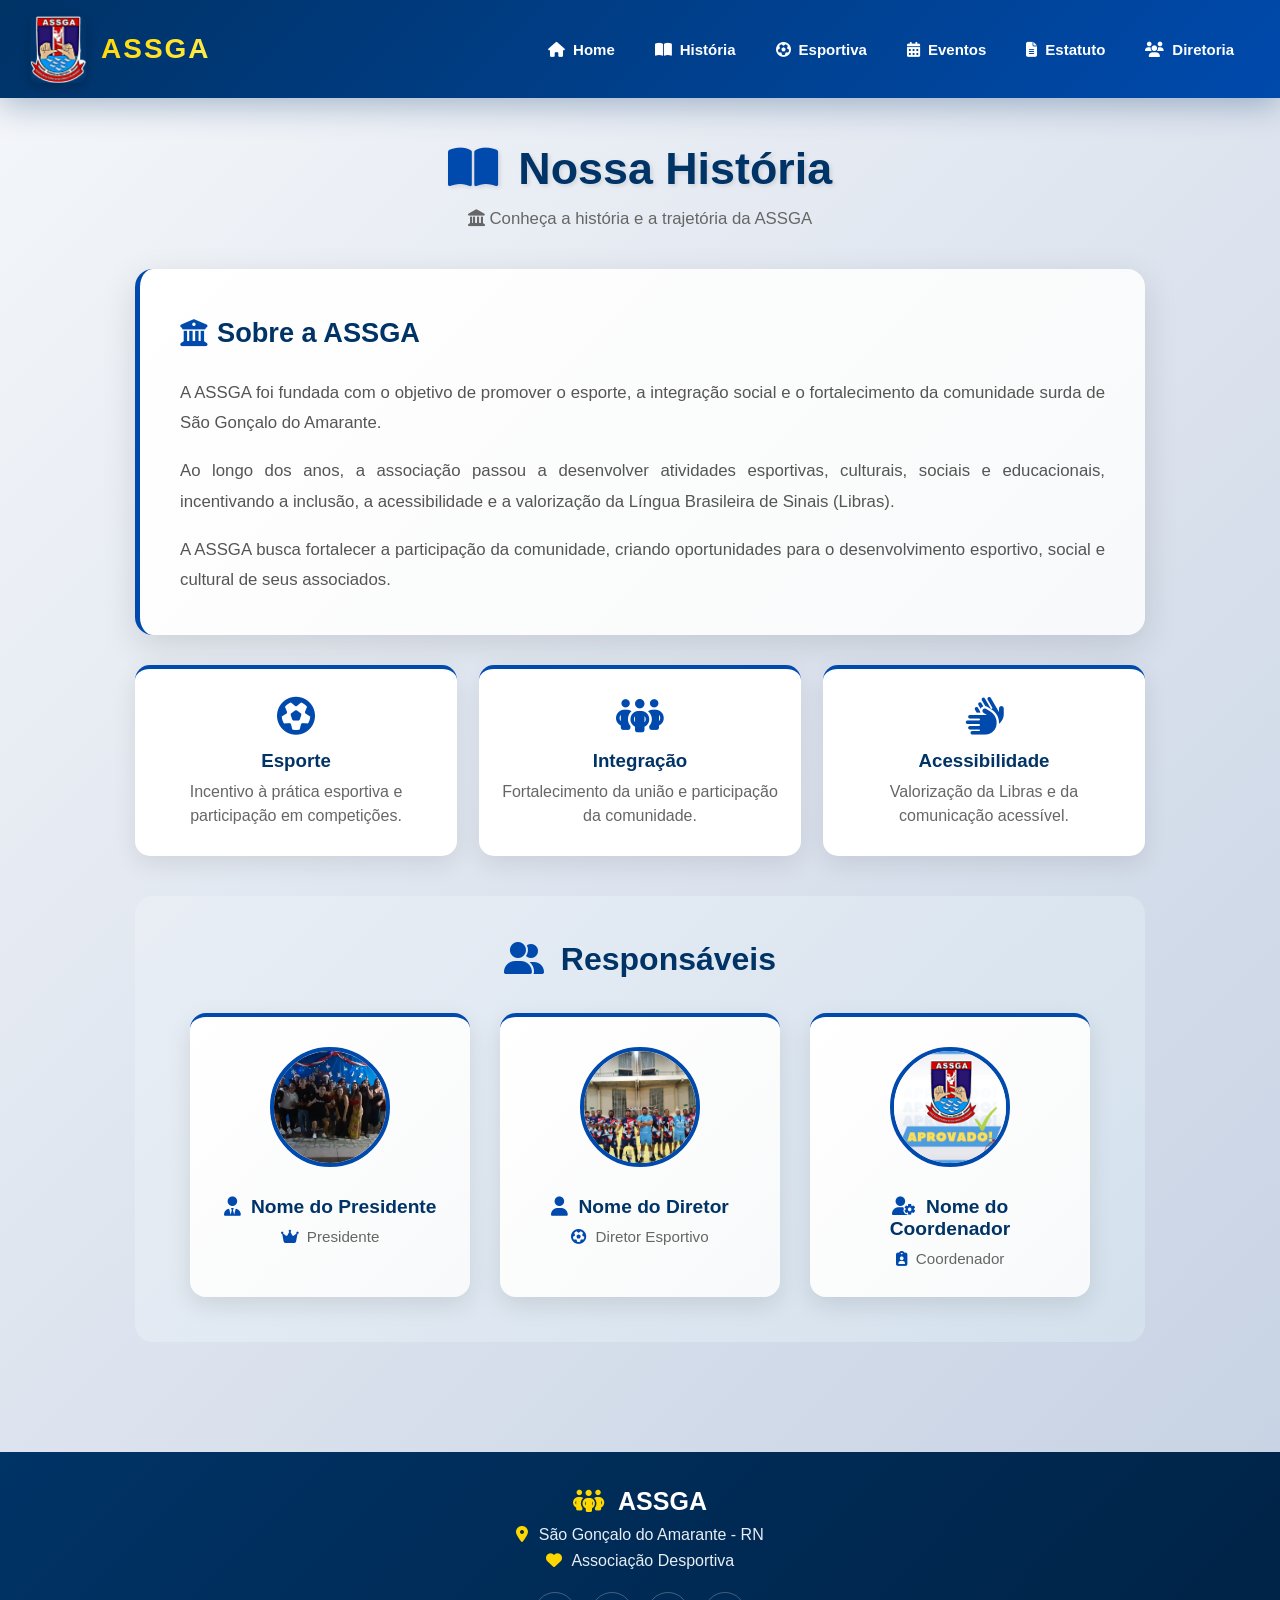
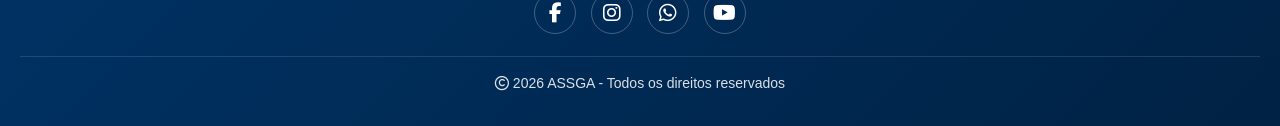
<file: ASSGA.-main (1)/ASSGA.-main/esportiva.html>
<!DOCTYPE html>
<html lang="pt-br">

<head>
    <meta charset="UTF-8">

    <meta
        name="viewport"
        content="width=device-width, initial-scale=1.0"
    >

    <title>História - ASSGA</title>

    <link
        rel="icon"
        href="src/imagens/Assga_foto.jpg"
        type="image/jpeg"
    >

    <link
        rel="shortcut icon"
        href="src/imagens/Assga_foto.jpg"
        type="image/jpeg"
    >

    <link
        rel="stylesheet"
        href="https://cdnjs.cloudflare.com/ajax/libs/font-awesome/6.5.0/css/all.min.css"
    >

    <style>

    /* =====================================================
       RESET
    ===================================================== */

    *{
        margin:0;
        padding:0;
        box-sizing:border-box;
        font-family:
            'Segoe UI',
            Tahoma,
            Geneva,
            Verdana,
            sans-serif;
    }

    html{
        scroll-behavior:smooth;
    }

    body{
        background:
            linear-gradient(
                135deg,
                #f5f7fa 0%,
                #c3cfe2 100%
            );

        min-height:100vh;
        overflow-x:hidden;
        color:#555;
    }


    /* =====================================================
       CABEÇALHO
    ===================================================== */

    header{

        background:
            linear-gradient(
                135deg,
                #003366 0%,
                #004aad 100%
            );

        color:#fff;

        display:flex;
        justify-content:space-between;
        align-items:center;

        padding:15px 30px;

        position:sticky;
        top:0;

        z-index:999;

        box-shadow:
            0 8px 32px
            rgba(0,51,102,.30);
    }


    /* =====================================================
       LOGO
    ===================================================== */

    .logo-area{

        display:flex;
        align-items:center;

        gap:15px;

        cursor:pointer;

        transition:
            transform .3s ease;
    }

    .logo-area:hover{
        transform:scale(1.04);
    }

    .logo-area a{
        display:flex;
        text-decoration:none;
    }

    .logo-area img{

        width:56px;
        height:68px;

        object-fit:cover;

        border-radius:8px;

        box-shadow:
            0 4px 12px
            rgba(0,0,0,.20);
    }

    .logo{

        font-size:28px;

        font-weight:900;

        letter-spacing:2px;

        background:
            linear-gradient(
                135deg,
                #ffd700,
                #ffed4e
            );

        -webkit-background-clip:text;
        -webkit-text-fill-color:transparent;

        background-clip:text;
    }


    /* =====================================================
       MENU
    ===================================================== */

    nav{
        margin-left:auto;
    }

    .menu{

        list-style:none;

        display:flex;

        align-items:center;

        gap:8px;
    }

    .menu li{
        position:relative;
    }

    .menu a{

        display:flex;

        align-items:center;
        justify-content:center;

        gap:8px;

        color:#fff;

        text-decoration:none;

        font-size:15px;

        font-weight:700;

        padding:12px 16px;

        border-radius:25px;

        transition:
            all .3s ease;
    }

    .menu a i{
        font-size:15px;
    }

    @media (hover:hover){

        .menu a:hover{

            color:#003366;

            background:
                linear-gradient(
                    135deg,
                    #ffd700,
                    #ffed4e
                );

            box-shadow:
                0 8px 24px
                rgba(255,215,0,.40);

            transform:
                translateY(-3px);
        }
    }


    /* =====================================================
       MENU MOBILE
    ===================================================== */

    .menu-toggle{

        display:none;

        font-size:28px;

        cursor:pointer;

        color:#fff;

        padding:5px 10px;

        transition:
            transform .3s ease;
    }

    .menu-toggle:hover{
        transform:scale(1.1);
    }


    /* =====================================================
       TÍTULO
    ===================================================== */

    .titulo{

        text-align:center;

        margin:
            45px 20px 15px;

        color:#003366;

        font-size:
            clamp(
                2rem,
                5vw,
                2.8rem
            );

        font-weight:800;

        text-shadow:
            2px 2px 4px
            rgba(0,0,0,.10);
    }

    .titulo i{
        color:#004aad;
        margin-right:8px;
    }

    .subtitulo{

        text-align:center;

        color:#666;

        margin:
            0 20px 40px;

        font-size:1.05rem;
    }


    /* =====================================================
       CONTAINER
    ===================================================== */

    .container{

        width:100%;

        max-width:1050px;

        margin:auto;

        padding:
            0 20px 60px;
    }


    /* =====================================================
       HISTÓRIA
    ===================================================== */

    .historia-texto{

        background:
            linear-gradient(
                135deg,
                #fff 0%,
                #f8f9fa 100%
            );

        padding:40px;

        border-radius:18px;

        box-shadow:
            0 10px 35px
            rgba(0,0,0,.12);

        border-left:
            5px solid #004aad;

        line-height:1.8;
    }

    .historia-texto h2{

        color:#003366;

        font-size:1.7rem;

        margin-bottom:20px;

        display:flex;

        align-items:center;

        gap:10px;
    }

    .historia-texto h2 i{
        color:#004aad;
    }

    .historia-texto p{

        margin-bottom:18px;

        font-size:1.05rem;

        text-align:justify;
    }

    .historia-texto p:last-child{
        margin-bottom:0;
    }


    /* =====================================================
       DESTAQUES
    ===================================================== */

    .destaques{

        display:grid;

        grid-template-columns:
            repeat(
                3,
                minmax(0,1fr)
            );

        gap:22px;

        margin-top:30px;
    }

    .destaque{

        background:#fff;

        padding:28px 20px;

        border-radius:15px;

        text-align:center;

        box-shadow:
            0 8px 25px
            rgba(0,0,0,.09);

        border-top:
            4px solid #004aad;

        transition:
            all .3s ease;
    }

    .destaque:hover{

        transform:
            translateY(-7px);

        border-top-color:#ffd700;

        box-shadow:
            0 15px 35px
            rgba(0,74,173,.18);
    }

    .destaque i{

        font-size:38px;

        color:#004aad;

        margin-bottom:15px;
    }

    .destaque h3{

        color:#003366;

        margin-bottom:8px;
    }

    .destaque p{
        color:#666;
        line-height:1.5;
    }


    /* =====================================================
       RESPONSÁVEIS
    ===================================================== */

    .responsaveis{

        margin-top:40px;

        padding:
            45px 20px;

        background:
            linear-gradient(
                135deg,
                #e9eef5,
                #d4e1ed
            );

        border-radius:18px;
    }

    .secao-titulo{

        text-align:center;

        color:#003366;

        font-size:2rem;

        margin-bottom:35px;
    }

    .secao-titulo i{
        color:#004aad;
        margin-right:8px;
    }

    .cards{

        display:flex;

        justify-content:center;

        gap:30px;

        flex-wrap:wrap;
    }

    .card{

        width:280px;

        background:
            linear-gradient(
                135deg,
                #fff,
                #f8f9fa
            );

        padding:30px 25px;

        border-radius:16px;

        box-shadow:
            0 8px 24px
            rgba(0,0,0,.10);

        border-top:
            4px solid #004aad;

        text-align:center;

        transition:
            all .4s ease;
    }

    .card:hover{

        transform:
            translateY(-10px);

        box-shadow:
            0 16px 48px
            rgba(0,74,173,.20);

        border-top-color:#ffd700;
    }

    .card img{

        width:120px;
        height:120px;

        border-radius:50%;

        object-fit:cover;

        border:
            4px solid #004aad;

        margin-bottom:15px;

        transition:
            transform .3s ease;
    }

    .card:hover img{
        transform:scale(1.08);
    }

    .card h3{

        color:#003366;

        font-size:1.2rem;

        margin:
            10px 0;
    }

    .card h3 i{
        color:#004aad;
        margin-right:5px;
    }

    .card p{

        color:#666;

        font-size:.95rem;
    }

    .card p i{
        color:#004aad;
        margin-right:5px;
    }


    /* =====================================================
       FOOTER
    ===================================================== */

    footer{

        background:
            linear-gradient(
                135deg,
                #003366,
                #002244
            );

        color:#fff;

        padding:
            35px 20px;

        margin-top:50px;

        text-align:center;
    }

    .footer-logo{

        font-size:25px;

        font-weight:800;

        margin-bottom:10px;
    }

    .footer-logo i{

        color:#ffd700;

        margin-right:8px;
    }

    .footer-info{

        margin:8px 0;

        color:#e8eef5;
    }

    .footer-info i{

        color:#ffd700;

        margin-right:6px;
    }

    .footer-redes{

        margin:
            22px 0;
    }

    .footer-redes a{

        display:inline-flex;

        align-items:center;
        justify-content:center;

        width:42px;
        height:42px;

        color:#fff;

        border:
            1px solid
            rgba(255,255,255,.25);

        border-radius:50%;

        margin:0 5px;

        text-decoration:none;

        font-size:20px;

        transition:
            all .3s ease;
    }

    .footer-redes a:hover{

        color:#003366;

        background:#ffd700;

        transform:
            translateY(-5px);
    }

    .copyright{

        margin-top:18px;

        padding-top:18px;

        border-top:
            1px solid
            rgba(255,255,255,.15);

        font-size:14px;

        opacity:.85;
    }


    /* =====================================================
       RESPONSIVO
    ===================================================== */

    @media(max-width:900px){

        .menu{
            gap:2px;
        }

        .menu a{
            padding:
                10px 9px;

            font-size:13px;
        }

        .menu a i{
            font-size:13px;
        }

        .destaques{
            grid-template-columns:1fr;
        }
    }


    @media(max-width:767px){

        header{

            padding:
                12px 15px;
        }

        .logo-area img{

            width:48px;
            height:60px;
        }

        .logo{
            font-size:19px;
        }

        .menu-toggle{

            display:block;

            margin-left:auto;
        }

        nav{
            margin:0;
        }

        .menu{

            display:none;

            position:absolute;

            top:78px;

            left:15px;
            right:15px;

            width:
                calc(100% - 30px);

            flex-direction:column;

            gap:5px;

            padding:15px;

            background:
                linear-gradient(
                    135deg,
                    rgba(0,51,102,.98),
                    rgba(0,74,173,.98)
                );

            border-radius:14px;

            box-shadow:
                0 15px 35px
                rgba(0,0,0,.25);

            backdrop-filter:
                blur(10px);
        }

        .menu.active{
            display:flex;
        }

        .menu li{
            width:100%;
        }

        .menu a{

            width:100%;

            padding:
                13px 15px;

            justify-content:flex-start;

            font-size:15px;
        }

        .titulo{

            margin-top:35px;

            font-size:2rem;
        }

        .historia-texto{

            padding:25px;
        }

        .historia-texto p{

            text-align:left;

            font-size:1rem;
        }

        .responsaveis{

            padding:
                35px 15px;
        }

        .card{

            width:100%;

            max-width:340px;
        }

    }

    </style>

</head>


<body>


<!-- =====================================================
     CABEÇALHO
===================================================== -->

<header>

    <div class="logo-area">

        <a href="index.html">

            <img
                src="src/imagens/Assga_foto.jpg"
                alt="Logo ASSGA"
            >

        </a>

        <div class="logo">
            ASSGA
        </div>

    </div>


    <div
        class="menu-toggle"
        onclick="toggleMenu()"
        aria-label="Abrir menu"
    >
        <i class="fa-solid fa-bars"></i>
    </div>


    <nav>

        <ul
            class="menu"
            id="menu"
        >

            <li>
                <a href="index.html">
                    <i class="fa-solid fa-house"></i>
                    <span>Home</span>
                </a>
            </li>

            <li>
                <a href="historia.html">
                    <i class="fa-solid fa-book-open"></i>
                    <span>História</span>
                </a>
            </li>

            <li>
                <a href="esportiva.html">
                    <i class="fa-solid fa-futbol"></i>
                    <span>Esportiva</span>
                </a>
            </li>

            <li>
                <a href="evento.html">
                    <i class="fa-solid fa-calendar-days"></i>
                    <span>Eventos</span>
                </a>
            </li>

            <li>
                <a href="estatuto.html">
                    <i class="fa-solid fa-file-lines"></i>
                    <span>Estatuto</span>
                </a>
            </li>

            <li>
                <a href="diretoria.html">
                    <i class="fa-solid fa-users"></i>
                    <span>Diretoria</span>
                </a>
            </li>

        </ul>

    </nav>

</header>



<!-- =====================================================
     TÍTULO
===================================================== -->

<h1 class="titulo">

    <i class="fa-solid fa-book-open"></i>

    Nossa História

</h1>

<p class="subtitulo">

    <i class="fa-solid fa-landmark"></i>

    Conheça a história e a trajetória da ASSGA

</p>



<!-- =====================================================
     CONTEÚDO
===================================================== -->

<main class="container">


    <section class="historia-texto">

        <h2>

            <i class="fa-solid fa-building-columns"></i>

            Sobre a ASSGA

        </h2>


        <p>

            A ASSGA foi fundada com o objetivo de promover
            o esporte, a integração social e o fortalecimento
            da comunidade surda de São Gonçalo do Amarante.

        </p>


        <p>

            Ao longo dos anos, a associação passou a
            desenvolver atividades esportivas, culturais,
            sociais e educacionais, incentivando a inclusão,
            a acessibilidade e a valorização da Língua
            Brasileira de Sinais (Libras).

        </p>


        <p>

            A ASSGA busca fortalecer a participação da
            comunidade, criando oportunidades para o
            desenvolvimento esportivo, social e cultural
            de seus associados.

        </p>

    </section>



    <!-- =================================================
         DESTAQUES
    ================================================== -->

    <section class="destaques">

        <div class="destaque">

            <i class="fa-solid fa-futbol"></i>

            <h3>Esporte</h3>

            <p>
                Incentivo à prática esportiva e
                participação em competições.
            </p>

        </div>


        <div class="destaque">

            <i class="fa-solid fa-people-group"></i>

            <h3>Integração</h3>

            <p>
                Fortalecimento da união e participação
                da comunidade.
            </p>

        </div>


        <div class="destaque">

            <i class="fa-solid fa-hands"></i>

            <h3>Acessibilidade</h3>

            <p>
                Valorização da Libras e da comunicação
                acessível.
            </p>

        </div>

    </section>



    <!-- =================================================
         RESPONSÁVEIS
    ================================================== -->

    <section class="responsaveis">

        <h2 class="secao-titulo">

            <i class="fa-solid fa-user-group"></i>

            Responsáveis

        </h2>


        <div class="cards">


            <!-- PRESIDENTE -->

            <div class="card">

                <img
                    src="src/imagens/foto2.jpg"
                    alt="Presidente"
                >

                <h3>

                    <i class="fa-solid fa-user-tie"></i>

                    Nome do Presidente

                </h3>

                <p>

                    <i class="fa-solid fa-crown"></i>

                    Presidente

                </p>

            </div>


            <!-- DIRETOR -->

            <div class="card">

                <img
                    src="src/imagens/foto3.jpg"
                    alt="Diretor Esportivo"
                >

                <h3>

                    <i class="fa-solid fa-user"></i>

                    Nome do Diretor

                </h3>

                <p>

                    <i class="fa-solid fa-futbol"></i>

                    Diretor Esportivo

                </p>

            </div>


            <!-- COORDENADOR -->

            <div class="card">

                <img
                    src="src/imagens/foto1.jpg"
                    alt="Coordenador"
                >

                <h3>

                    <i class="fa-solid fa-user-gear"></i>

                    Nome do Coordenador

                </h3>

                <p>

                    <i class="fa-solid fa-clipboard-user"></i>

                    Coordenador

                </p>

            </div>


        </div>

    </section>


</main>



<!-- =====================================================
     FOOTER
===================================================== -->

<footer>

    <div class="footer-logo">

        <i class="fa-solid fa-people-group"></i>

        ASSGA

    </div>


    <p class="footer-info">

        <i class="fa-solid fa-location-dot"></i>

        São Gonçalo do Amarante - RN

    </p>


    <p class="footer-info">

        <i class="fa-solid fa-heart"></i>

        Associação Desportiva

    </p>


    <div class="footer-redes">

        <a
            href="#"
            aria-label="Facebook"
        >
            <i class="fa-brands fa-facebook-f"></i>
        </a>


        <a
            href="#"
            aria-label="Instagram"
        >
            <i class="fa-brands fa-instagram"></i>
        </a>


        <a
            href="#"
            aria-label="WhatsApp"
        >
            <i class="fa-brands fa-whatsapp"></i>
        </a>


        <a
            href="#"
            aria-label="YouTube"
        >
            <i class="fa-brands fa-youtube"></i>
        </a>

    </div>


    <p class="copyright">

        <i class="fa-regular fa-copyright"></i>

        2026 ASSGA - Todos os direitos reservados

    </p>

</footer>



<script>

function toggleMenu(){

    const menu =
        document.getElementById("menu");

    menu.classList.toggle("active");

}


document.querySelectorAll(".menu a").forEach(
    function(link){

        link.addEventListener(
            "click",
            function(){

                document
                    .getElementById("menu")
                    .classList
                    .remove("active");

            }
        );

    }
);

</script>


</body>
</html>
</file>
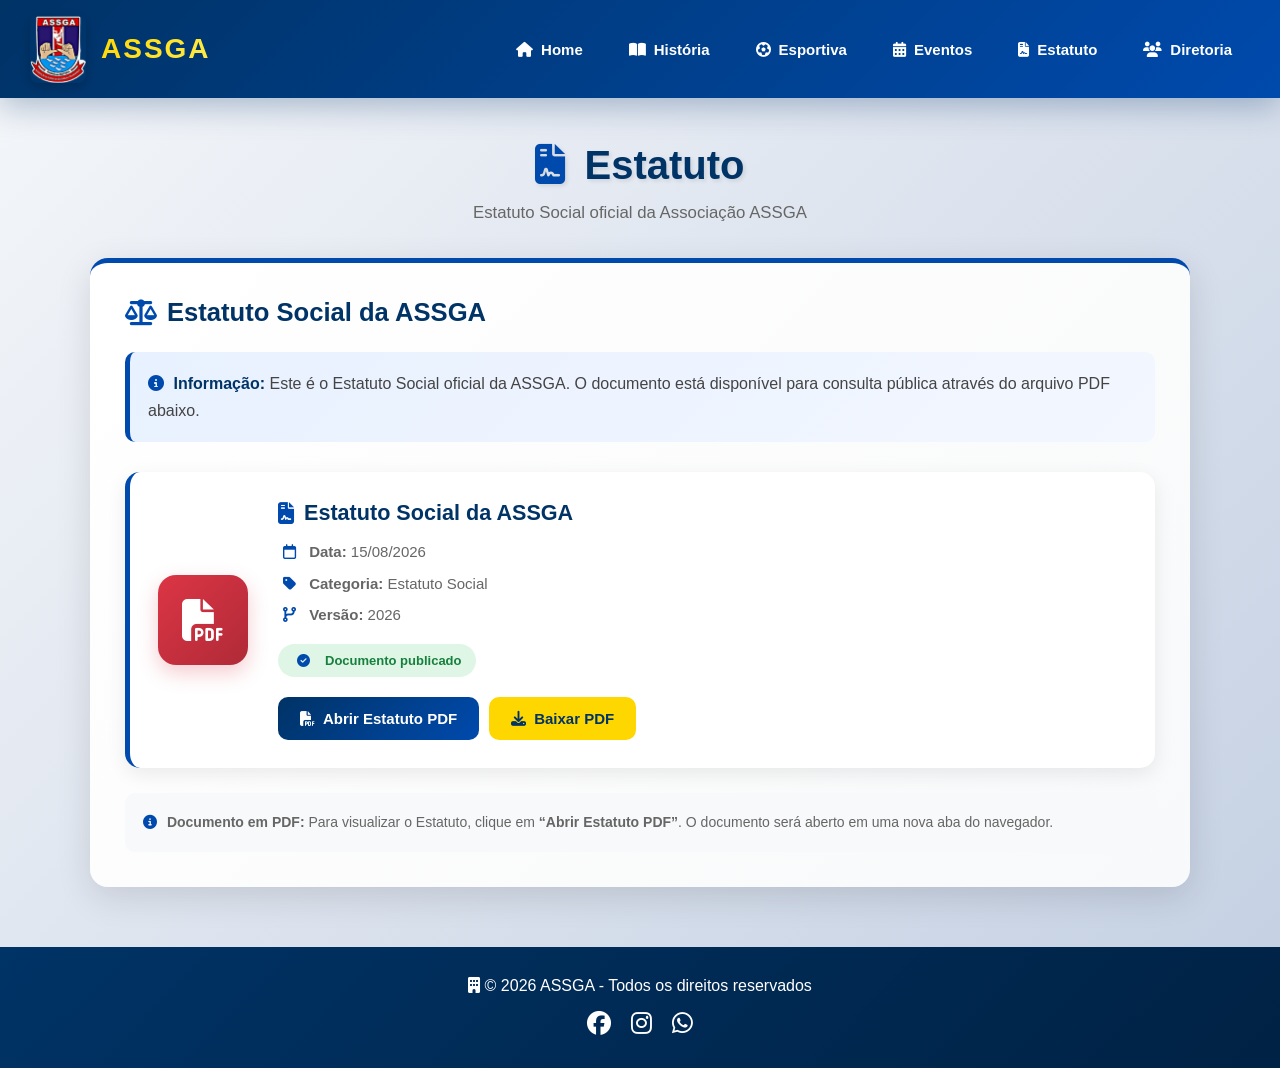
<file: ASSGA.-main (1)/ASSGA.-main/estatuto.html>
<!DOCTYPE html>
<html lang="pt-br">

<head>

<meta charset="UTF-8">

<meta
    name="viewport"
    content="width=device-width, initial-scale=1.0"
>

<title>Estatuto - ASSGA</title>


<!-- =========================================================
     FAVICON
========================================================= -->

<link
    rel="icon"
    href="src/imagens/Assga_foto.jpg"
    type="image/jpeg"
>

<link
    rel="shortcut icon"
    href="src/imagens/Assga_foto.jpg"
    type="image/jpeg"
>


<!-- =========================================================
     FONT AWESOME
========================================================= -->

<link
    rel="stylesheet"
    href="https://cdnjs.cloudflare.com/ajax/libs/font-awesome/6.5.0/css/all.min.css"
>


<style>

/* =========================================================
   RESET
========================================================= */

*{
    margin:0;
    padding:0;
    box-sizing:border-box;

    font-family:
        'Segoe UI',
        Tahoma,
        Geneva,
        Verdana,
        sans-serif;
}


html{
    scroll-behavior:smooth;
}


body{

    background:
        linear-gradient(
            135deg,
            #f5f7fa 0%,
            #c3cfe2 100%
        );

    min-height:100vh;

    overflow-x:hidden;

    color:#333;
}


/* =========================================================
   HEADER
========================================================= */

header{

    background:
        linear-gradient(
            135deg,
            #003366 0%,
            #004aad 100%
        );

    color:#fff;

    display:flex;

    justify-content:space-between;

    align-items:center;

    padding:15px 30px;

    position:sticky;

    top:0;

    z-index:999;

    box-shadow:
        0 8px 32px
        rgba(0,51,102,.30);
}


/* =========================================================
   LOGO
========================================================= */

.logo-area{

    display:flex;

    align-items:center;

    gap:15px;

    cursor:pointer;

    transition:
        transform .3s ease;
}


.logo-area:hover{

    transform:
        scale(1.05);
}


.logo-area a{

    display:flex;

    align-items:center;

    text-decoration:none;
}


.logo-area img{

    width:56px;

    height:68px;

    object-fit:cover;

    border-radius:8px;

    box-shadow:
        0 4px 12px
        rgba(0,0,0,.20);
}


.logo{

    font-size:28px;

    font-weight:900;

    letter-spacing:2px;

    background:
        linear-gradient(
            135deg,
            #ffd700,
            #ffed4e
        );

    -webkit-background-clip:text;

    -webkit-text-fill-color:transparent;

    background-clip:text;
}


/* =========================================================
   MENU
========================================================= */

nav{
    margin-left:auto;
}


.menu{

    list-style:none;

    display:inline-grid;

    grid-auto-flow:column;

    gap:10px;

    margin-left:auto;

    align-items:center;
}


.menu li{

    position:relative;
}


.menu a{

    display:flex;

    align-items:center;

    justify-content:center;

    gap:8px;

    color:#fff;

    text-decoration:none;

    font-size:15px;

    font-weight:700;

    padding:12px 18px;

    border-radius:25px;

    transition:
        all .4s
        cubic-bezier(
            .175,
            .885,
            .32,
            1.275
        );
}


.menu a i{

    font-size:15px;
}


@media (hover:hover){

    .menu a:hover{

        color:#003366;

        background:
            linear-gradient(
                135deg,
                #ffd700 0%,
                #ffed4e 100%
            );

        box-shadow:
            0 8px 24px
            rgba(255,215,0,.40);

        transform:
            translateY(-3px);
    }

}


/* =========================================================
   MENU TOGGLE
========================================================= */

.menu-toggle{

    display:none;

    font-size:28px;

    cursor:pointer;

    color:#fff;

    transition:
        transform .3s ease;
}


.menu-toggle:hover{

    transform:
        rotate(90deg);
}


/* =========================================================
   TÍTULO
========================================================= */

.titulo-pagina{

    text-align:center;

    margin:
        45px 20px 15px;

    color:#003366;

    font-size:2.5em;

    font-weight:700;

    text-shadow:
        2px 2px 4px
        rgba(0,0,0,.10);
}


.titulo-pagina i{

    color:#004aad;

    margin-right:8px;
}


.subtitulo{

    text-align:center;

    color:#666;

    margin-bottom:35px;

    font-size:1.05em;

    padding:
        0 20px;
}


/* =========================================================
   CONTAINER
========================================================= */

.container{

    width:92%;

    max-width:1100px;

    margin:
        0 auto 60px;
}


/* =========================================================
   PAINEL PRINCIPAL
========================================================= */

.painel{

    background:
        linear-gradient(
            135deg,
            #ffffff 0%,
            #f8f9fa 100%
        );

    border-radius:18px;

    padding:35px;

    box-shadow:
        0 10px 35px
        rgba(0,0,0,.12);

    border-top:
        5px solid #004aad;
}


/* =========================================================
   TOPO DO PAINEL
========================================================= */

.painel-topo{

    display:flex;

    justify-content:space-between;

    align-items:center;

    gap:20px;

    margin-bottom:25px;

    flex-wrap:wrap;
}


.painel-topo h3{

    color:#003366;

    font-size:1.6em;

    display:flex;

    align-items:center;

    gap:10px;
}


.painel-topo h3 i{

    color:#004aad;
}


/* =========================================================
   AVISO
========================================================= */

.aviso{

    background:
        linear-gradient(
            135deg,
            #e8f1ff,
            #f3f7ff
        );

    border-left:
        5px solid #004aad;

    padding:18px;

    border-radius:10px;

    margin-bottom:30px;

    color:#444;

    line-height:1.7;
}


.aviso strong{

    color:#003366;
}


.aviso i{

    color:#004aad;

    margin-right:5px;
}


/* =========================================================
   DOCUMENTO
========================================================= */

.documento{

    display:flex;

    align-items:center;

    justify-content:space-between;

    gap:30px;

    background:#fff;

    border-radius:15px;

    padding:28px;

    border-left:
        5px solid #004aad;

    box-shadow:
        0 6px 20px
        rgba(0,0,0,.08);

    transition:
        all .3s ease;
}


.documento:hover{

    transform:
        translateY(-4px);

    box-shadow:
        0 12px 30px
        rgba(0,74,173,.15);
}


/* =========================================================
   INFORMAÇÕES DO DOCUMENTO
========================================================= */

.documento-info{

    flex:1;
}


.documento-info h4{

    color:#003366;

    font-size:1.35em;

    margin-bottom:15px;

    display:flex;

    align-items:center;

    gap:10px;
}


.documento-info h4 i{

    color:#004aad;
}


.documento-info p{

    color:#666;

    margin:
        9px 0;

    font-size:15px;

    line-height:1.5;
}


.documento-info p i{

    color:#004aad;

    width:22px;

    text-align:center;

    margin-right:5px;
}


/* =========================================================
   STATUS
========================================================= */

.status{

    display:inline-flex;

    align-items:center;

    gap:6px;

    padding:
        7px 14px;

    border-radius:20px;

    font-size:13px;

    font-weight:700;

    background:#dff6e7;

    color:#16803c;

    margin-top:8px;
}


/* =========================================================
   ÍCONE PDF
========================================================= */

.pdf-icon{

    width:90px;

    height:90px;

    min-width:90px;

    border-radius:18px;

    background:
        linear-gradient(
            135deg,
            #dc3545,
            #b02a37
        );

    color:#fff;

    display:flex;

    align-items:center;

    justify-content:center;

    font-size:42px;

    box-shadow:
        0 8px 20px
        rgba(220,53,69,.25);
}


/* =========================================================
   AÇÕES
========================================================= */

.acoes{

    display:flex;

    gap:10px;

    flex-wrap:wrap;

    margin-top:20px;
}


.btn{

    border:none;

    border-radius:10px;

    padding:
        13px 22px;

    font-size:15px;

    font-weight:700;

    cursor:pointer;

    text-decoration:none;

    display:inline-flex;

    align-items:center;

    justify-content:center;

    gap:8px;

    transition:
        all .3s ease;
}


.btn-pdf{

    background:
        linear-gradient(
            135deg,
            #003366,
            #004aad
        );

    color:#fff;
}


.btn-pdf:hover{

    transform:
        translateY(-3px);

    box-shadow:
        0 8px 20px
        rgba(0,74,173,.30);
}


.btn-download{

    background:#ffd700;

    color:#003366;
}


.btn-download:hover{

    transform:
        translateY(-3px);

    box-shadow:
        0 8px 20px
        rgba(255,215,0,.35);
}


/* =========================================================
   INFORMAÇÃO DO PDF
========================================================= */

.info-pdf{

    margin-top:25px;

    background:#f8f9fa;

    border-radius:10px;

    padding:18px;

    color:#666;

    font-size:14px;

    line-height:1.6;
}


.info-pdf i{

    color:#004aad;

    margin-right:6px;
}


/* =========================================================
   RODAPÉ
========================================================= */

footer{

    background:
        linear-gradient(
            135deg,
            #003366 0%,
            #002244 100%
        );

    color:#fff;

    padding:
        30px 20px;

    margin-top:50px;

    text-align:center;
}


.footer-redes{

    margin-top:15px;
}


.footer-redes a{

    color:#fff;

    margin:
        0 8px;

    font-size:24px;

    transition:
        all .3s ease;

    display:inline-block;
}


.footer-redes a:hover{

    color:#ffd700;

    transform:
        translateY(-5px)
        scale(1.2);
}


/* =========================================================
   RESPONSIVO TABLET
========================================================= */

@media(max-width:1000px){

    header{

        padding:
            15px 20px;
    }


    .menu{

        gap:4px;
    }


    .menu a{

        padding:
            11px 12px;

        font-size:14px;
    }

}


/* =========================================================
   RESPONSIVO MOBILE
========================================================= */

@media(max-width:767px){

    header{

        padding:
            15px;
    }


    .logo-area img{

        width:48px;

        height:60px;
    }


    .logo{

        font-size:18px;
    }


    .menu-toggle{

        display:block;

        margin-left:auto;
    }


    nav{

        position:static;
    }


    .menu{

        display:none;

        flex-direction:column;

        position:absolute;

        top:75px;

        left:15px;

        right:15px;

        width:
            calc(100% - 30px);

        background:
            linear-gradient(
                135deg,
                rgba(0,51,102,.98),
                rgba(0,74,173,.98)
            );

        border-radius:12px;

        padding:15px;

        backdrop-filter:
            blur(10px);

        box-shadow:
            0 10px 30px
            rgba(0,0,0,.25);
    }


    .menu.active{

        display:flex;
    }


    .menu li{

        padding:
            5px 0;

        text-align:center;

        width:100%;
    }


    .menu a{

        width:100%;

        padding:
            12px 15px;
    }


    .titulo-pagina{

        font-size:1.9em;

        margin-top:35px;
    }


    .subtitulo{

        font-size:.95em;

        margin-bottom:25px;
    }


    .container{

        width:94%;
    }


    .painel{

        padding:22px;
    }


    .painel-topo h3{

        font-size:1.3em;
    }


    .documento{

        flex-direction:column;

        align-items:stretch;

        padding:22px;
    }


    .pdf-icon{

        width:75px;

        height:75px;

        min-width:75px;

        font-size:34px;

        align-self:center;
    }


    .documento-info h4{

        font-size:1.15em;
    }


    .acoes{

        width:100%;

        flex-direction:column;
    }


    .acoes .btn{

        width:100%;
    }

}


/* =========================================================
   MOBILE PEQUENO
========================================================= */

@media(max-width:420px){

    .logo{

        font-size:16px;
    }


    .logo-area{

        gap:10px;
    }


    .logo-area img{

        width:45px;

        height:55px;
    }


    .titulo-pagina{

        font-size:1.65em;
    }


    .painel{

        padding:17px;
    }


    .documento{

        padding:18px;
    }

}

</style>

</head>


<body>


<!-- =========================================================
     HEADER
========================================================= -->

<header>


    <div class="logo-area">

        <a href="index.html">

            <img
                src="src/imagens/Assga_foto.jpg"
                alt="Logo ASSGA"
            >

        </a>


        <div class="logo">
            ASSGA
        </div>

    </div>


    <!-- MENU MOBILE -->

    <div
        class="menu-toggle"
        onclick="toggleMenu()"
        aria-label="Abrir menu"
        title="Abrir menu"
    >

        <i class="fa-solid fa-bars"></i>

    </div>


    <!-- MENU -->

    <nav>

        <ul
            class="menu"
            id="menu"
        >


            <li>

                <a href="index.html">

                    <i class="fa-solid fa-house"></i>

                    Home

                </a>

            </li>


            <li>

                <a href="historia.html">

                    <i class="fa-solid fa-book-open"></i>

                    História

                </a>

            </li>


            <li>

                <a href="esportiva.html">

                    <i class="fa-solid fa-futbol"></i>

                    Esportiva

                </a>

            </li>


            <li>

                <a href="evento.html">

                    <i class="fa-solid fa-calendar-days"></i>

                    Eventos

                </a>

            </li>


            <li>

                <a
                    href="estatuto.html"
                    aria-current="page"
                >

                    <i class="fa-solid fa-file-contract"></i>

                    Estatuto

                </a>

            </li>


            <li>

                <a href="diretoria.html">

                    <i class="fa-solid fa-users"></i>

                    Diretoria

                </a>

            </li>


        </ul>

    </nav>

</header>



<!-- =========================================================
     TÍTULO
========================================================= -->

<h1 class="titulo-pagina">

    <i class="fa-solid fa-file-contract"></i>

    Estatuto

</h1>


<p class="subtitulo">

    Estatuto Social oficial da Associação ASSGA

</p>



<!-- =========================================================
     CONTEÚDO PÚBLICO
========================================================= -->

<main class="container">


    <div class="painel">


        <!-- =================================================
             TOPO
        ================================================== -->

        <div class="painel-topo">

            <h3>

                <i class="fa-solid fa-scale-balanced"></i>

                Estatuto Social da ASSGA

            </h3>

        </div>



        <!-- =================================================
             AVISO
        ================================================== -->

        <div class="aviso">

            <strong>

                <i class="fa-solid fa-circle-info"></i>

                Informação:

            </strong>

            Este é o Estatuto Social oficial da ASSGA.

            O documento está disponível para consulta pública
            através do arquivo PDF abaixo.

        </div>



        <!-- =================================================
             DOCUMENTO
        ================================================== -->

        <section class="documento">


            <!-- ÍCONE -->

            <div class="pdf-icon">

                <i class="fa-solid fa-file-pdf"></i>

            </div>



            <!-- INFORMAÇÕES -->

            <div class="documento-info">


                <h4>

                    <i class="fa-solid fa-file-contract"></i>

                    Estatuto Social da ASSGA

                </h4>


                <p>

                    <i class="fa-regular fa-calendar"></i>

                    <strong>Data:</strong>

                    15/08/2026

                </p>


                <p>

                    <i class="fa-solid fa-tag"></i>

                    <strong>Categoria:</strong>

                    Estatuto Social

                </p>


                <p>

                    <i class="fa-solid fa-code-branch"></i>

                    <strong>Versão:</strong>

                    2026

                </p>


                <p>

                    <span class="status">

                        <i class="fa-solid fa-circle-check"></i>

                        Documento publicado

                    </span>

                </p>



                <!-- AÇÕES -->

                <div class="acoes">


                    <a
                        href="src/documentos/estatuto.pdf"
                        target="_blank"
                        rel="noopener noreferrer"
                        class="btn btn-pdf"
                    >

                        <i class="fa-solid fa-file-pdf"></i>

                        Abrir Estatuto PDF

                    </a>


                    <a
                        href="src/documentos/estatuto.pdf"
                        download="Estatuto-ASSGA.pdf"
                        class="btn btn-download"
                    >

                        <i class="fa-solid fa-download"></i>

                        Baixar PDF

                    </a>


                </div>


            </div>


        </section>



        <!-- =================================================
             INFORMAÇÃO
        ================================================== -->

        <div class="info-pdf">

            <i class="fa-solid fa-circle-info"></i>

            <strong>Documento em PDF:</strong>

            Para visualizar o Estatuto, clique em
            <strong>“Abrir Estatuto PDF”</strong>.
            O documento será aberto em uma nova aba do navegador.

        </div>


    </div>

</main>



<!-- =========================================================
     FOOTER
========================================================= -->

<footer>


    <div>

        <i class="fa-solid fa-building"></i>

        © 2026 ASSGA - Todos os direitos reservados

    </div>


    <div class="footer-redes">


        <a
            href="#"
            aria-label="Facebook"
            title="Facebook"
        >

            <i class="fab fa-facebook"></i>

        </a>


        <a
            href="#"
            aria-label="Instagram"
            title="Instagram"
        >

            <i class="fab fa-instagram"></i>

        </a>


        <a
            href="#"
            aria-label="WhatsApp"
            title="WhatsApp"
        >

            <i class="fab fa-whatsapp"></i>

        </a>


    </div>


</footer>



<!-- =========================================================
     JAVASCRIPT
========================================================= -->

<script>


/* =========================================================
   MENU MOBILE
========================================================= */

function toggleMenu(){

    const menu =
        document.getElementById("menu");

    menu.classList.toggle("active");

}


/* =========================================================
   FECHAR MENU AO CLICAR EM UM LINK
========================================================= */

document
    .querySelectorAll(".menu a")
    .forEach(function(link){

        link.addEventListener(
            "click",
            function(){

                const menu =
                    document.getElementById("menu");

                menu.classList.remove("active");

            }
        );

    });


/* =========================================================
   FECHAR MENU AO CLICAR FORA
========================================================= */

document.addEventListener(
    "click",
    function(event){

        const menu =
            document.getElementById("menu");

        const toggle =
            document.querySelector(".menu-toggle");


        if(
            menu.classList.contains("active") &&
            !menu.contains(event.target) &&
            !toggle.contains(event.target)
        ){

            menu.classList.remove("active");

        }

    }
);

</script>


</body>

</html>
</file>
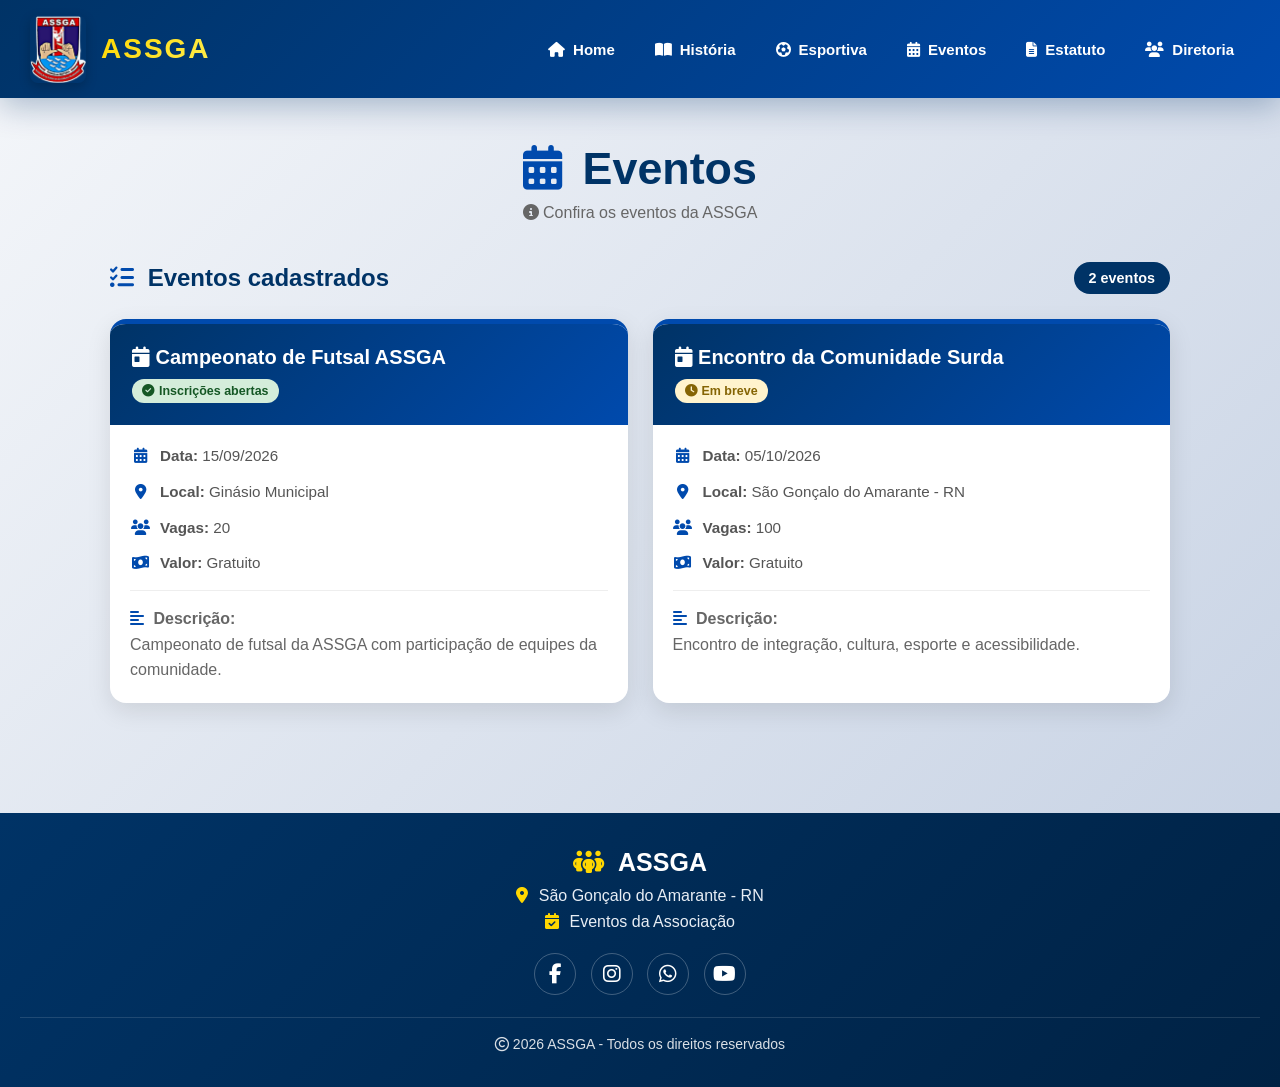
<file: ASSGA.-main (1)/ASSGA.-main/evento.html>
<!DOCTYPE html>
<html lang="pt-br">

<head>

<meta charset="UTF-8">

<meta
    name="viewport"
    content="width=device-width, initial-scale=1.0"
>

<title>Eventos - ASSGA</title>

<link
    rel="icon"
    href="src/imagens/Assga_foto.jpg"
    type="image/jpeg"
>

<link
    rel="shortcut icon"
    href="src/imagens/Assga_foto.jpg"
    type="image/jpeg"
>

<link
    rel="stylesheet"
    href="https://cdnjs.cloudflare.com/ajax/libs/font-awesome/6.5.0/css/all.min.css"
>

<style>

*{
    margin:0;
    padding:0;
    box-sizing:border-box;

    font-family:
        'Segoe UI',
        Tahoma,
        Geneva,
        Verdana,
        sans-serif;
}

html{
    scroll-behavior:smooth;
}

body{

    min-height:100vh;

    background:
        linear-gradient(
            135deg,
            #f5f7fa,
            #c3cfe2
        );

    overflow-x:hidden;

    color:#555;
}


/* =====================================================
   HEADER
===================================================== */

header{

    background:
        linear-gradient(
            135deg,
            #003366,
            #004aad
        );

    color:#fff;

    display:flex;

    justify-content:space-between;
    align-items:center;

    padding:15px 30px;

    position:sticky;

    top:0;

    z-index:999;

    box-shadow:
        0 8px 32px
        rgba(0,51,102,.30);
}


/* =====================================================
   LOGO
===================================================== */

.logo-area{

    display:flex;

    align-items:center;

    gap:15px;
}

.logo-area a{

    display:flex;

    text-decoration:none;
}

.logo-area img{

    width:56px;
    height:68px;

    object-fit:cover;

    border-radius:8px;

    box-shadow:
        0 4px 12px
        rgba(0,0,0,.20);
}

.logo{

    font-size:28px;

    font-weight:900;

    letter-spacing:2px;

    background:
        linear-gradient(
            135deg,
            #ffd700,
            #ffed4e
        );

    -webkit-background-clip:text;
    -webkit-text-fill-color:transparent;

    background-clip:text;
}


/* =====================================================
   MENU
===================================================== */

nav{
    margin-left:auto;
}

.menu{

    list-style:none;

    display:flex;

    align-items:center;

    gap:8px;
}

.menu li{
    position:relative;
}

.menu a{

    display:flex;

    align-items:center;
    justify-content:center;

    gap:8px;

    color:#fff;

    text-decoration:none;

    font-size:15px;

    font-weight:700;

    padding:12px 16px;

    border-radius:25px;

    transition:.3s;
}

.menu a:hover{

    color:#003366;

    background:#ffd700;

    transform:
        translateY(-3px);

    box-shadow:
        0 8px 24px
        rgba(255,215,0,.40);
}

.menu-toggle{

    display:none;

    font-size:28px;

    color:#fff;

    cursor:pointer;
}


/* =====================================================
   TÍTULO
===================================================== */

.titulo{

    text-align:center;

    margin:
        45px 20px 10px;

    color:#003366;

    font-size:
        clamp(
            2rem,
            5vw,
            2.8rem
        );

    font-weight:800;
}

.titulo i{

    color:#004aad;

    margin-right:8px;
}

.subtitulo{

    text-align:center;

    margin:
        0 20px 40px;

    color:#666;

    font-size:16px;
}


/* =====================================================
   CONTAINER
===================================================== */

.container{

    max-width:1100px;

    width:100%;

    margin:auto;

    padding:
        0 20px 60px;
}


/* =====================================================
   LISTA DE EVENTOS
===================================================== */

.lista-header{

    display:flex;

    justify-content:space-between;

    align-items:center;

    flex-wrap:wrap;

    gap:15px;

    margin-bottom:25px;
}

.lista-header h2{

    color:#003366;

    font-size:1.5rem;
}

.lista-header h2 i{

    color:#004aad;

    margin-right:7px;
}

.contador{

    background:#003366;

    color:#fff;

    padding:
        8px 15px;

    border-radius:20px;

    font-size:.9rem;

    font-weight:700;
}


/* =====================================================
   EVENTOS
===================================================== */

.eventos{

    display:grid;

    grid-template-columns:
        repeat(
            auto-fit,
            minmax(
                280px,
                1fr
            )
        );

    gap:25px;
}

.evento-card{

    background:#fff;

    border-radius:16px;

    overflow:hidden;

    border-top:
        5px solid #004aad;

    box-shadow:
        0 8px 25px
        rgba(0,0,0,.10);

    transition:.35s;
}

.evento-card:hover{

    transform:
        translateY(-8px);

    border-top-color:#ffd700;

    box-shadow:
        0 15px 35px
        rgba(0,74,173,.20);
}

.evento-topo{

    background:
        linear-gradient(
            135deg,
            #003366,
            #004aad
        );

    color:#fff;

    padding:22px;
}

.evento-topo h3{

    font-size:1.25rem;

    margin-bottom:10px;
}

.status{

    display:inline-flex;

    align-items:center;

    gap:5px;

    padding:
        5px 10px;

    border-radius:20px;

    font-size:.78rem;

    font-weight:700;
}

.status.aberto{

    background:#d4edda;

    color:#155724;
}

.status.encerrado{

    background:#f8d7da;

    color:#721c24;
}

.status.breve{

    background:#fff3cd;

    color:#856404;
}

.evento-info{

    padding:20px;
}

.info-item{

    display:flex;

    align-items:flex-start;

    gap:10px;

    margin-bottom:13px;

    color:#555;

    font-size:.95rem;

    line-height:1.5;
}

.info-item i{

    width:20px;

    color:#004aad;

    text-align:center;

    margin-top:3px;
}

.evento-descricao{

    margin-top:15px;

    padding-top:15px;

    border-top:
        1px solid #eee;

    line-height:1.6;

    color:#666;
}

.evento-descricao i{

    color:#004aad;

    margin-right:5px;
}


/* =====================================================
   SEM EVENTOS
===================================================== */

.sem-eventos{

    background:#fff;

    padding:60px 20px;

    text-align:center;

    border-radius:15px;

    box-shadow:
        0 8px 25px
        rgba(0,0,0,.08);
}

.sem-eventos i{

    font-size:55px;

    color:#004aad;

    margin-bottom:15px;
}

.sem-eventos h3{

    color:#003366;

    margin-bottom:8px;
}


/* =====================================================
   FOOTER
===================================================== */

footer{

    background:
        linear-gradient(
            135deg,
            #003366,
            #002244
        );

    color:#fff;

    padding:
        35px 20px;

    text-align:center;

    margin-top:50px;
}

.footer-logo{

    font-size:25px;

    font-weight:800;

    margin-bottom:10px;
}

.footer-logo i{

    color:#ffd700;

    margin-right:8px;
}

.footer-info{

    margin:8px 0;

    color:#e8eef5;
}

.footer-info i{

    color:#ffd700;

    margin-right:6px;
}

.footer-redes{

    margin:22px 0;
}

.footer-redes a{

    display:inline-flex;

    align-items:center;

    justify-content:center;

    width:42px;
    height:42px;

    color:#fff;

    border:
        1px solid
        rgba(255,255,255,.25);

    border-radius:50%;

    margin:0 5px;

    text-decoration:none;

    font-size:20px;

    transition:.3s;
}

.footer-redes a:hover{

    background:#ffd700;

    color:#003366;

    transform:
        translateY(-5px);
}

.copyright{

    border-top:
        1px solid
        rgba(255,255,255,.15);

    padding-top:18px;

    margin-top:18px;

    font-size:14px;

    opacity:.85;
}


/* =====================================================
   MOBILE
===================================================== */

@media(max-width:767px){

    header{

        padding:
            12px 15px;
    }

    .logo-area img{

        width:48px;
        height:60px;
    }

    .logo{

        font-size:19px;
    }

    .menu-toggle{

        display:block;

        margin-left:auto;
    }

    .menu{

        display:none;

        position:absolute;

        top:78px;

        left:15px;
        right:15px;

        width:
            calc(100% - 30px);

        flex-direction:column;

        padding:15px;

        gap:5px;

        background:
            linear-gradient(
                135deg,
                rgba(0,51,102,.98),
                rgba(0,74,173,.98)
            );

        border-radius:14px;

        box-shadow:
            0 15px 35px
            rgba(0,0,0,.25);
    }

    .menu.active{

        display:flex;
    }

    .menu li{

        width:100%;
    }

    .menu a{

        width:100%;

        justify-content:flex-start;

        padding:
            13px 15px;
    }

    .titulo{

        margin-top:35px;
    }

    .lista-header{

        align-items:flex-start;

        flex-direction:column;
    }

    .contador{

        align-self:flex-start;
    }

}


/* =====================================================
   ACESSIBILIDADE
===================================================== */

.menu a:focus-visible{

    outline:
        3px solid #ffd700;

    outline-offset:3px;
}

</style>

</head>


<body>


<!-- =====================================================
     HEADER
===================================================== -->

<header>

    <div class="logo-area">

        <a href="index.html">

            <img
                src="src/imagens/Assga_foto.jpg"
                alt="Logo ASSGA"
            >

        </a>

        <div class="logo">
            ASSGA
        </div>

    </div>


    <div
        class="menu-toggle"
        onclick="toggleMenu()"
        aria-label="Abrir menu"
        aria-expanded="false"
    >

        <i class="fa-solid fa-bars"></i>

    </div>


    <nav>

        <ul
            class="menu"
            id="menu"
        >

            <li>
                <a href="index.html">

                    <i class="fa-solid fa-house"></i>

                    <span>Home</span>

                </a>
            </li>


            <li>
                <a href="historia.html">

                    <i class="fa-solid fa-book-open"></i>

                    <span>História</span>

                </a>
            </li>


            <li>
                <a href="esportiva.html">

                    <i class="fa-solid fa-futbol"></i>

                    <span>Esportiva</span>

                </a>
            </li>


            <li>
                <a href="evento.html">

                    <i class="fa-solid fa-calendar-days"></i>

                    <span>Eventos</span>

                </a>
            </li>


            <li>
                <a href="estatuto.html">

                    <i class="fa-solid fa-file-lines"></i>

                    <span>Estatuto</span>

                </a>
            </li>


            <li>
                <a href="diretoria.html">

                    <i class="fa-solid fa-users"></i>

                    <span>Diretoria</span>

                </a>
            </li>

        </ul>

    </nav>

</header>


<!-- =====================================================
     TÍTULO
===================================================== -->

<h1 class="titulo">

    <i class="fa-solid fa-calendar-days"></i>

    Eventos

</h1>


<p class="subtitulo">

    <i class="fa-solid fa-circle-info"></i>

    Confira os eventos da ASSGA

</p>


<!-- =====================================================
     CONTEÚDO PÚBLICO
===================================================== -->

<main class="container">


    <section>

        <div class="lista-header">

            <h2>

                <i class="fa-solid fa-list-check"></i>

                Eventos cadastrados

            </h2>

            <span
                class="contador"
                id="contador"
            >
                0 eventos
            </span>

        </div>


        <div
            class="eventos"
            id="listaEventos"
        ></div>

    </section>


</main>


<!-- =====================================================
     FOOTER
===================================================== -->

<footer>

    <div class="footer-logo">

        <i class="fa-solid fa-people-group"></i>

        ASSGA

    </div>


    <p class="footer-info">

        <i class="fa-solid fa-location-dot"></i>

        São Gonçalo do Amarante - RN

    </p>


    <p class="footer-info">

        <i class="fa-solid fa-calendar-check"></i>

        Eventos da Associação

    </p>


    <div class="footer-redes">

        <a
            href="#"
            aria-label="Facebook"
        >
            <i class="fa-brands fa-facebook-f"></i>
        </a>


        <a
            href="#"
            aria-label="Instagram"
        >
            <i class="fa-brands fa-instagram"></i>
        </a>


        <a
            href="#"
            aria-label="WhatsApp"
        >
            <i class="fa-brands fa-whatsapp"></i>
        </a>


        <a
            href="#"
            aria-label="YouTube"
        >
            <i class="fa-brands fa-youtube"></i>
        </a>

    </div>


    <p class="copyright">

        <i class="fa-regular fa-copyright"></i>

        2026 ASSGA - Todos os direitos reservados

    </p>

</footer>


<script>

/* =====================================================
   MENU MOBILE
===================================================== */

function toggleMenu(){

    const menu =
        document.getElementById("menu");

    const toggle =
        document.querySelector(".menu-toggle");

    menu.classList.toggle("active");

    toggle.setAttribute(
        "aria-expanded",
        menu.classList.contains("active")
    );

}


document
    .querySelectorAll(".menu a")
    .forEach(function(link){

        link.addEventListener(
            "click",
            function(){

                document
                    .getElementById("menu")
                    .classList
                    .remove("active");

                document
                    .querySelector(".menu-toggle")
                    .setAttribute(
                        "aria-expanded",
                        "false"
                    );

            }
        );

    });


/* =====================================================
   EVENTOS PÚBLICOS
===================================================== */

/*
   IMPORTANTE:

   Esta página NÃO possui:

   - cadastro
   - edição
   - exclusão
   - formulário
   - botão salvar
   - botão editar
   - botão excluir

   O gerenciamento deverá ficar somente
   no Admin Painel.

   Enquanto o Django não estiver conectado,
   os eventos abaixo servem apenas como
   exemplo de visualização.
*/


const eventos = [

    {
        nome:
            "Campeonato de Futsal ASSGA",

        data:
            "2026-09-15",

        local:
            "Ginásio Municipal",

        vagas:
            20,

        valor:
            0,

        status:
            "aberto",

        descricao:
            "Campeonato de futsal da ASSGA com participação de equipes da comunidade."
    },

    {
        nome:
            "Encontro da Comunidade Surda",

        data:
            "2026-10-05",

        local:
            "São Gonçalo do Amarante - RN",

        vagas:
            100,

        valor:
            0,

        status:
            "breve",

        descricao:
            "Encontro de integração, cultura, esporte e acessibilidade."
    }

];


/* =====================================================
   MOSTRAR EVENTOS
===================================================== */

function mostrarEventos(){

    const lista =
        document.getElementById(
            "listaEventos"
        );


    const contador =
        document.getElementById(
            "contador"
        );


    contador.textContent =
        eventos.length +
        (
            eventos.length === 1
                ? " evento"
                : " eventos"
        );


    if(eventos.length === 0){

        lista.innerHTML = `

            <div class="sem-eventos">

                <i
                    class="fa-solid fa-calendar-xmark"
                ></i>

                <h3>
                    Nenhum evento cadastrado
                </h3>

                <p>
                    No momento não existem eventos cadastrados.
                </p>

            </div>

        `;

        return;

    }


    lista.innerHTML =
        eventos
            .map(
                evento =>
                    criarCard(evento)
            )
            .join("");

}


/* =====================================================
   CRIAR CARD
===================================================== */

function criarCard(evento){

    let statusTexto =
        "";

    let statusIcone =
        "";


    if(evento.status === "aberto"){

        statusTexto =
            "Inscrições abertas";

        statusIcone =
            '<i class="fa-solid fa-circle-check"></i>';

    }


    if(evento.status === "encerrado"){

        statusTexto =
            "Encerrado";

        statusIcone =
            '<i class="fa-solid fa-circle-xmark"></i>';

    }


    if(evento.status === "breve"){

        statusTexto =
            "Em breve";

        statusIcone =
            '<i class="fa-solid fa-clock"></i>';

    }


    const dataFormatada =
        formatarData(
            evento.data
        );


    const valorFormatado =
        Number(evento.valor) > 0

        ?

        Number(evento.valor)
            .toLocaleString(
                "pt-BR",
                {
                    style:"currency",
                    currency:"BRL"
                }
            )

        :

        "Gratuito";


    return `

        <article class="evento-card">


            <div class="evento-topo">

                <h3>

                    <i
                        class="fa-solid fa-calendar-day"
                    ></i>

                    ${escapar(evento.nome)}

                </h3>


                <span
                    class="status ${evento.status}"
                >

                    ${statusIcone}

                    ${statusTexto}

                </span>

            </div>


            <div class="evento-info">


                <div class="info-item">

                    <i
                        class="fa-solid fa-calendar-days"
                    ></i>

                    <span>

                        <strong>
                            Data:
                        </strong>

                        ${dataFormatada}

                    </span>

                </div>


                <div class="info-item">

                    <i
                        class="fa-solid fa-location-dot"
                    ></i>

                    <span>

                        <strong>
                            Local:
                        </strong>

                        ${escapar(evento.local)}

                    </span>

                </div>


                <div class="info-item">

                    <i
                        class="fa-solid fa-users"
                    ></i>

                    <span>

                        <strong>
                            Vagas:
                        </strong>

                        ${evento.vagas}

                    </span>

                </div>


                <div class="info-item">

                    <i
                        class="fa-solid fa-money-bill-wave"
                    ></i>

                    <span>

                        <strong>
                            Valor:
                        </strong>

                        ${valorFormatado}

                    </span>

                </div>


                <div class="evento-descricao">

                    <i
                        class="fa-solid fa-align-left"
                    ></i>

                    <strong>
                        Descrição:
                    </strong>

                    <br>

                    ${escapar(evento.descricao)}

                </div>


            </div>


        </article>

    `;

}


/* =====================================================
   FORMATAR DATA
===================================================== */

function formatarData(data){

    if(!data){

        return "Data não informada";

    }


    const partes =
        data.split("-");


    if(partes.length !== 3){

        return data;

    }


    return (
        partes[2] +
        "/" +
        partes[1] +
        "/" +
        partes[0]
    );

}


/* =====================================================
   SEGURANÇA HTML
===================================================== */

function escapar(texto){

    if(!texto){

        return "";

    }


    return String(texto)

        .replace(
            /&/g,
            "&amp;"
        )

        .replace(
            /</g,
            "&lt;"
        )

        .replace(
            />/g,
            "&gt;"
        )

        .replace(
            /"/g,
            "&quot;"
        )

        .replace(
            /'/g,
            "&#039;"
        );

}


/* =====================================================
   INICIAR
===================================================== */

document.addEventListener(
    "DOMContentLoaded",
    function(){

        mostrarEventos();

    }
);

</script>


</body>

</html>
</file>
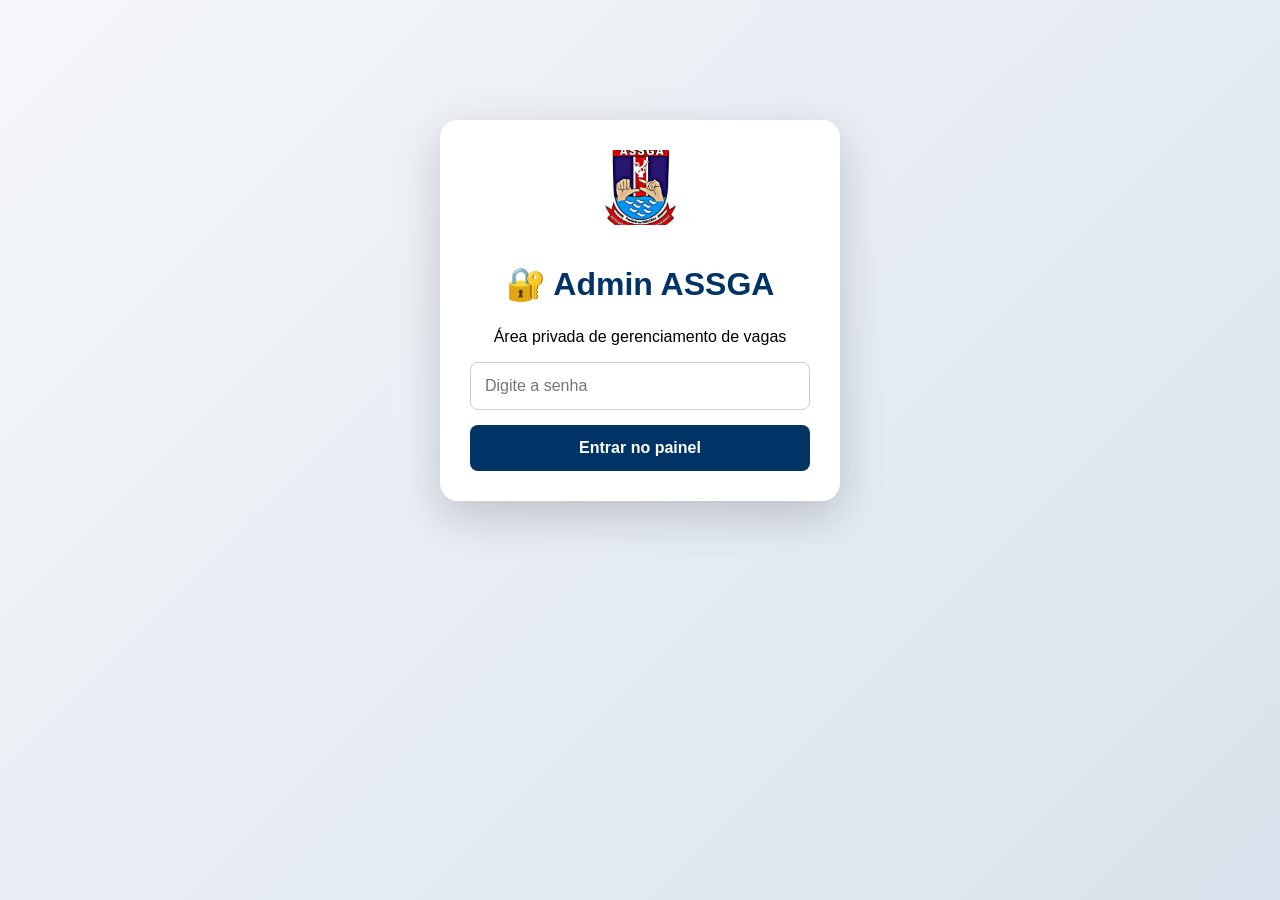
<file: ASSGA.-main (1)/ASSGA.-main/Excluir.html>
<!DOCTYPE html>
<html lang="pt-br">

<head>

<meta charset="UTF-8">

<meta
    name="viewport"
    content="width=device-width, initial-scale=1.0"
>

<title>Admin - Vagas ASSGA</title>

<link
    rel="icon"
    href="src/imagens/Assga_foto.jpg"
>

<style>

*{
    box-sizing:border-box;
    font-family:Arial,sans-serif;
}

body{

    margin:0;

    min-height:100vh;

    padding:20px;

    background:
        linear-gradient(
            135deg,
            #f5f7fa,
            #d9e2ec
        );
}

/* LOGIN */

.login{

    max-width:400px;

    margin:100px auto;

    background:white;

    padding:30px;

    border-radius:18px;

    box-shadow:
        0 15px 45px
        rgba(0,0,0,.18);

    text-align:center;
}

.login img{

    width:75px;

    height:75px;

    object-fit:cover;

    border-radius:12px;

    margin-bottom:15px;
}

.login h1{

    color:#003366;

    margin-bottom:25px;
}

.login input{

    width:100%;

    padding:14px;

    border:1px solid #ccc;

    border-radius:8px;

    font-size:16px;
}

.login button{

    width:100%;

    padding:14px;

    margin-top:15px;

    border:0;

    border-radius:8px;

    background:#003366;

    color:white;

    font-size:16px;

    font-weight:bold;

    cursor:pointer;
}

.login button:hover{

    background:#004aad;
}

.erro{

    margin-top:15px;

    color:#b00000;

    display:none;
}


/* PAINEL */

#painel{

    display:none;

    max-width:1200px;

    margin:auto;
}

header{

    background:
        linear-gradient(
            135deg,
            #003366,
            #004aad
        );

    color:white;

    padding:20px;

    border-radius:15px;

    display:flex;

    justify-content:space-between;

    align-items:center;

    gap:15px;

    flex-wrap:wrap;
}

header h1{

    margin:0;
}

.btn-sair{

    background:#d00000;

    color:white;

    border:0;

    padding:10px 18px;

    border-radius:8px;

    cursor:pointer;

    font-weight:bold;
}


/* RESUMO */

.resumo{

    display:grid;

    grid-template-columns:
        repeat(
            3,
            1fr
        );

    gap:15px;

    margin:20px 0;
}

.card{

    background:white;

    padding:20px;

    border-radius:12px;

    text-align:center;

    box-shadow:
        0 5px 20px
        rgba(0,0,0,.08);
}

.card strong{

    display:block;

    font-size:30px;

    color:#003366;

    margin-top:8px;
}


/* AÇÕES */

.acoes{

    background:white;

    padding:20px;

    border-radius:12px;

    margin-bottom:20px;
}

.acoes button{

    border:0;

    padding:12px 18px;

    border-radius:8px;

    color:white;

    font-weight:bold;

    cursor:pointer;

    margin:5px;
}

.btn-atualizar{

    background:#004aad;
}

.btn-reset{

    background:#d00000;
}


/* TABELA */

.tabela{

    background:white;

    border-radius:12px;

    overflow:auto;

    box-shadow:
        0 5px 20px
        rgba(0,0,0,.08);
}

table{

    width:100%;

    border-collapse:collapse;

    min-width:800px;
}

th{

    background:#003366;

    color:white;

    padding:14px;

    text-align:left;
}

td{

    padding:12px;

    border-bottom:1px solid #ddd;
}

.btn-excluir{

    background:#d00000;

    color:white;

    border:0;

    padding:8px 12px;

    border-radius:6px;

    cursor:pointer;

    font-weight:bold;
}

.btn-excluir:hover{

    background:#a00000;
}

.vaga-disponivel{

    color:#08752b;

    font-weight:bold;
}

.vaga-ocupada{

    color:#003366;

    font-weight:bold;
}


/* MENSAGEM */

#mensagem{

    display:none;

    margin:15px 0;

    padding:15px;

    border-radius:8px;

    background:#d9fbe5;

    color:#08752b;

    font-weight:bold;
}


/* CELULAR */

@media(max-width:700px){

    .resumo{

        grid-template-columns:1fr;
    }

    header{

        text-align:center;

        justify-content:center;
    }

}

</style>

</head>

<body>


<!-- ======================================
     LOGIN PRIVADO
====================================== -->

<div
    class="login"
    id="login"
>

<img
    src="src/imagens/Assga_foto.jpg"
    alt="ASSGA"
>

<h1>
🔐 Admin ASSGA
</h1>

<p>
Área privada de gerenciamento de vagas
</p>

<input
    type="password"
    id="senha"
    placeholder="Digite a senha"
>

<button
    onclick="entrar()"
>
Entrar no painel
</button>

<div
    class="erro"
    id="erro"
>
❌ Senha incorreta.
</div>

</div>


<!-- ======================================
     PAINEL PRIVADO
====================================== -->

<div
    id="painel"
>


<header>

<h1>
🎃 Painel de Vagas ASSGA
</h1>

<button
    class="btn-sair"
    onclick="sair()"
>
🚪 Sair
</button>

</header>


<!-- RESUMO -->

<div class="resumo">

<div class="card">

Vagas ocupadas

<strong id="ocupadas">
0
</strong>

</div>


<div class="card">

Vagas disponíveis

<strong id="disponiveis">
100
</strong>

</div>


<div class="card">

Total de vagas

<strong>
100
</strong>

</div>

</div>


<!-- AÇÕES -->

<div class="acoes">

<h2>
⚙️ Administração
</h2>

<button
    class="btn-atualizar"
    onclick="carregarVagas()"
>
🔄 Atualizar
</button>

<button
    class="btn-reset"
    onclick="resetarVagas()"
>
🗑️ Apagar todas / Resetar 100/100
</button>

</div>


<div id="mensagem"></div>


<!-- TABELA -->

<div class="tabela">

<table>

<thead>

<tr>

<th>
Vaga
</th>

<th>
Nome
</th>

<th>
CPF
</th>

<th>
WhatsApp
</th>

<th>
Pagamento
</th>

<th>
Valor
</th>

<th>
Data
</th>

<th>
Ação
</th>

</tr>

</thead>


<tbody id="listaVagas">

</tbody>

</table>

</div>


</div>


<script>

/* ==========================================
   CONFIGURAÇÃO
========================================== */

const SENHA_ADMIN = "ASSGA2026";

const LIMITE = 100;


/* ==========================================
   LOGIN
========================================== */

function entrar(){

    const senha =
        document
        .getElementById("senha")
        .value;


    if(
        senha ===
        SENHA_ADMIN
    ){

        sessionStorage.setItem(
            "assga_admin",
            "true"
        );


        document
        .getElementById("login")
        .style.display =
            "none";


        document
        .getElementById("painel")
        .style.display =
            "block";


        carregarVagas();

    }

    else{

        document
        .getElementById("erro")
        .style.display =
            "block";

    }

}


/* ==========================================
   VERIFICAR LOGIN
========================================== */

function verificarLogin(){

    const logado =
        sessionStorage.getItem(
            "assga_admin"
        );


    if(logado === "true"){

        document
        .getElementById("login")
        .style.display =
            "none";


        document
        .getElementById("painel")
        .style.display =
            "block";


        carregarVagas();

    }

}


/* ==========================================
   SAIR
========================================== */

function sair(){

    sessionStorage.removeItem(
        "assga_admin"
    );

    location.reload();

}


/* ==========================================
   BANCO LOCAL
========================================== */

function obterInscricoes(){

    return JSON.parse(
        localStorage.getItem(
            "assga_inscricoes"
        )
    ) || [];

}


function salvarInscricoes(lista){

    localStorage.setItem(
        "assga_inscricoes",
        JSON.stringify(lista)
    );

}


/* ==========================================
   CARREGAR VAGAS
========================================== */

function carregarVagas(){

    const lista =
        obterInscricoes();


    const tabela =
        document.getElementById(
            "listaVagas"
        );


    tabela.innerHTML = "";


    for(
        let numero = 1;
        numero <= LIMITE;
        numero++
    ){

        const inscricao =
            lista.find(
                item =>
                    item.vaga === numero
            );


        const tr =
            document.createElement(
                "tr"
            );


        if(inscricao){

            tr.innerHTML = `

<td>
<strong>
Vaga ${numero}/100
</strong>
</td>

<td>
${escapar(inscricao.nome)}
</td>

<td>
${escapar(inscricao.cpf)}
</td>

<td>
${escapar(inscricao.telefone)}
</td>

<td>
${escapar(inscricao.pagamento)}
</td>

<td>
R$ ${Number(inscricao.valor).toFixed(2)}
</td>

<td>
${escapar(inscricao.data)}
</td>

<td>

<button
    class="btn-excluir"
    onclick="excluirVaga(${numero})"
>
🗑️ Excluir
</button>

</td>

`;

        }

        else{

            tr.innerHTML = `

<td>
<strong class="vaga-disponivel">
Vaga ${numero}/100
</strong>
</td>

<td colspan="6"
    class="vaga-disponivel">

✅ Disponível

</td>

`;

        }


        tabela.appendChild(tr);

    }


    atualizarResumo();

}


/* ==========================================
   SEGURANÇA DO TEXTO
========================================== */

function escapar(texto){

    if(!texto){

        return "";

    }

    return String(texto)
        .replaceAll("&","&amp;")
        .replaceAll("<","&lt;")
        .replaceAll(">","&gt;")
        .replaceAll('"',"&quot;")
        .replaceAll("'","&#039;");

}


/* ==========================================
   RESUMO
========================================== */

function atualizarResumo(){

    const lista =
        obterInscricoes();


    const ocupadas =
        lista.length;


    const disponiveis =
        LIMITE - ocupadas;


    document
    .getElementById(
        "ocupadas"
    )
    .textContent =
        ocupadas;


    document
    .getElementById(
        "disponiveis"
    )
    .textContent =
        disponiveis;

}


/* ==========================================
   EXCLUIR UMA VAGA
========================================== */

function excluirVaga(numero){

    const confirmar =
        confirm(
            "🗑️ EXCLUIR VAGA\n\n" +

            "Vaga: " +
            numero +
            "/100\n\n" +

            "Esta inscrição será removida.\n\n" +

            "Deseja continuar?"
        );


    if(!confirmar){

        return;

    }


    let lista =
        obterInscricoes();


    const antes =
        lista.length;


    lista =
        lista.filter(
            item =>
                item.vaga !== numero
        );


    salvarInscricoes(
        lista
    );


    if(
        lista.length <
        antes
    ){

        mostrarMensagem(
            "🗑️ Vaga " +
            numero +
            "/100 excluída com sucesso."
        );

    }


    carregarVagas();

}


/* ==========================================
   RESET
========================================== */

function resetarVagas(){

    const confirmar =
        confirm(

            "⚠️ ATENÇÃO!\n\n" +

            "Isso vai APAGAR TODAS as " +
            "inscrições deste navegador.\n\n" +

            "O contador voltará para:\n" +

            "100/100\n\n" +

            "Deseja realmente continuar?"

        );


    if(!confirmar){

        return;

    }


    localStorage.removeItem(
        "assga_inscricoes"
    );


    mostrarMensagem(
        "🔄 Todas as vagas foram apagadas. Agora: 100/100 disponíveis."
    );


    carregarVagas();

}


/* ==========================================
   MENSAGEM
========================================== */

function mostrarMensagem(texto){

    const elemento =
        document.getElementById(
            "mensagem"
        );


    elemento.textContent =
        texto;


    elemento.style.display =
        "block";


    setTimeout(
        () => {

            elemento.style.display =
                "none";

        },
        4000
    );

}


/* ==========================================
   ENTER NO LOGIN
========================================== */

document
.getElementById("senha")
.addEventListener(
    "keydown",
    function(event){

        if(
            event.key ===
            "Enter"
        ){

            entrar();

        }

    }
);


/* ==========================================
   INICIAR
========================================== */

verificarLogin();

</script>

</body>

</html>
</file>
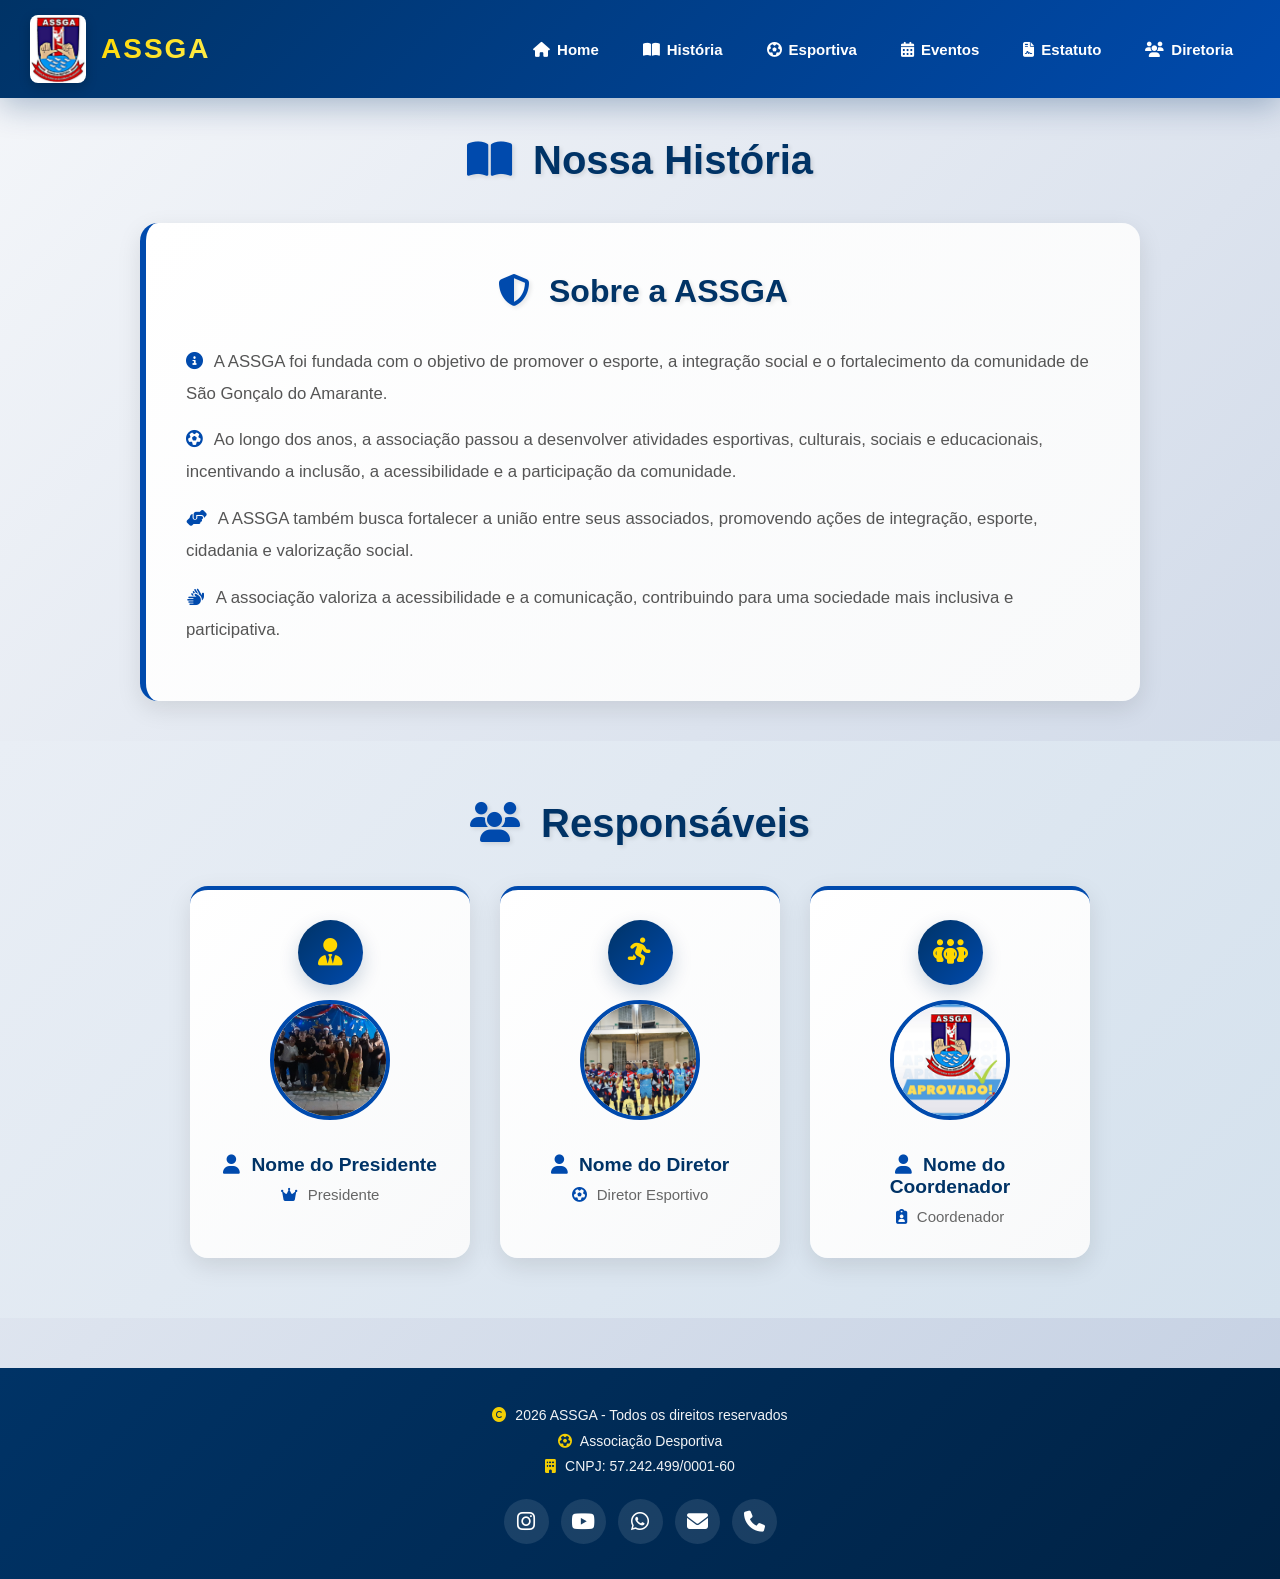
<file: ASSGA.-main (1)/ASSGA.-main/historia.html>
<!DOCTYPE html>
<html lang="pt-br">

<head>

<meta charset="UTF-8">

<meta
    name="viewport"
    content="width=device-width, initial-scale=1.0"
>

<meta
    name="description"
    content="História da ASSGA - Associação Desportiva."
>

<meta
    name="theme-color"
    content="#003366"
>

<title>História - ASSGA</title>


<!-- =====================================================
     FAVICON
===================================================== -->

<link
    rel="icon"
    href="src/imagens/Assga_foto.jpg"
    type="image/jpeg"
>

<link
    rel="shortcut icon"
    href="src/imagens/Assga_foto.jpg"
    type="image/jpeg"
>


<!-- =====================================================
     FONT AWESOME
===================================================== -->

<link
    rel="stylesheet"
    href="https://cdnjs.cloudflare.com/ajax/libs/font-awesome/6.5.0/css/all.min.css"
>


<style>

/* =====================================================
   RESET
===================================================== */

*{
    margin:0;
    padding:0;
    box-sizing:border-box;

    font-family:
        'Segoe UI',
        Tahoma,
        Geneva,
        Verdana,
        sans-serif;
}

html{
    scroll-behavior:smooth;
}

body{

    background:
        linear-gradient(
            135deg,
            #f5f7fa 0%,
            #c3cfe2 100%
        );

    color:#333;

    overflow-x:hidden;
}


/* =====================================================
   TÍTULOS
===================================================== */

h2{

    text-align:center;

    margin:40px 0;

    color:#003366;

    font-size:2.5em;

    font-weight:800;

    text-shadow:
        2px 2px 4px rgba(0,0,0,.1);
}

h2 i{

    color:#004aad;

    margin-right:10px;
}


/* =====================================================
   HEADER
===================================================== */

header{

    background:
        linear-gradient(
            135deg,
            #003366 0%,
            #004aad 100%
        );

    color:#fff;

    display:flex;

    justify-content:space-between;

    align-items:center;

    padding:15px 30px;

    position:sticky;

    top:0;

    z-index:9999;

    box-shadow:
        0 8px 32px rgba(0,51,102,.3);
}


/* =====================================================
   LOGO
===================================================== */

.logo-area{

    display:flex;

    align-items:center;

    gap:15px;

    cursor:pointer;

    transition:
        transform .3s ease;
}

.logo-area:hover{

    transform:
        scale(1.05);
}

.logo-area a{

    display:flex;

    text-decoration:none;
}

.logo-area img{

    width:56px;

    height:68px;

    object-fit:cover;

    border-radius:8px;

    background:#fff;

    box-shadow:
        0 4px 12px rgba(0,0,0,.2);
}

.logo{

    font-size:28px;

    font-weight:900;

    letter-spacing:2px;

    background:
        linear-gradient(
            135deg,
            #ffd700,
            #ffed4e
        );

    -webkit-background-clip:text;

    -webkit-text-fill-color:transparent;

    background-clip:text;
}


/* =====================================================
   MENU
===================================================== */

.menu{

    list-style:none;

    display:inline-grid;

    grid-auto-flow:column;

    gap:10px;

    margin-left:auto;

    align-items:center;
}

.menu li{

    position:relative;
}

.menu a{

    display:flex;

    align-items:center;

    justify-content:center;

    gap:7px;

    color:#fff;

    text-decoration:none;

    font-size:15px;

    font-weight:700;

    padding:12px 17px;

    border-radius:25px;

    transition:
        all .4s ease;
}


/* =====================================================
   ÍCONES DO MENU
===================================================== */

.menu a i{

    color:#fff;

    font-size:15px;

    transition:
        color .3s ease,
        transform .3s ease;
}


/* =====================================================
   HOVER MENU
===================================================== */

@media (hover:hover){

    .menu a:hover{

        color:#003366;

        background:
            linear-gradient(
                135deg,
                #ffd700,
                #ffed4e
            );

        box-shadow:
            0 8px 24px rgba(255,215,0,.4);

        transform:
            translateY(-3px);
    }

    .menu a:hover i{

        color:#003366;

        transform:
            scale(1.15);
    }

}


/* =====================================================
   MENU ATIVO / FOCO
===================================================== */

.menu a:focus{

    color:#003366;

    background:
        linear-gradient(
            135deg,
            #ffd700,
            #ffed4e
        );

    outline:
        3px solid #fff;

    outline-offset:2px;
}

.menu a:focus i{

    color:#003366;
}


/* =====================================================
   BOTÃO MENU MOBILE
===================================================== */

.menu-toggle{

    display:none;

    width:45px;

    height:45px;

    align-items:center;

    justify-content:center;

    font-size:25px;

    cursor:pointer;

    border:0;

    border-radius:10px;

    background:transparent;

    color:#fff;

    transition:.3s;
}

.menu-toggle:hover{

    background:
        rgba(255,255,255,.12);
}

.menu-toggle i{

    color:#fff;

    pointer-events:none;
}


/* =====================================================
   CONTAINER HISTÓRIA
===================================================== */

.historia-container{

    max-width:1000px;

    margin:40px auto;

    padding:0 20px;
}


/* =====================================================
   TEXTO HISTÓRIA
===================================================== */

.historia-texto{

    max-width:1000px;

    margin:40px auto;

    background:
        linear-gradient(
            135deg,
            #fff 0%,
            #f8f9fa 100%
        );

    padding:40px;

    border-radius:18px;

    box-shadow:
        0 8px 24px rgba(0,0,0,.1);

    line-height:1.8;

    color:#555;

    border-left:
        6px solid #004aad;

    transition:
        all .4s ease;
}

.historia-texto:hover{

    transform:
        translateY(-5px);

    box-shadow:
        0 15px 35px rgba(0,74,173,.18);

    border-left-color:#ffd700;
}


/* =====================================================
   TÍTULO DA HISTÓRIA
===================================================== */

.historia-texto h2{

    margin-top:0;

    margin-bottom:25px;

    font-size:2em;

    color:#003366;
}

.historia-texto h2 i{

    color:#004aad;

    margin-right:10px;
}


/* =====================================================
   PARÁGRAFO
===================================================== */

.historia-texto p{

    margin-bottom:15px;

    font-size:1.05em;

    line-height:1.9;

    color:#555;
}

.historia-texto p i{

    color:#004aad;

    margin-right:7px;
}


/* =====================================================
   RESPONSÁVEIS
===================================================== */

.responsaveis{

    padding:60px 20px;

    background:
        linear-gradient(
            135deg,
            #e9eef5 0%,
            #d4e1ed 100%
        );

    margin-top:40px;
}


/* =====================================================
   TÍTULO RESPONSÁVEIS
===================================================== */

.responsaveis > h2{

    margin-top:0;
}

.responsaveis > h2 i{

    color:#004aad;
}


/* =====================================================
   CARDS
===================================================== */

.cards{

    display:flex;

    justify-content:center;

    gap:30px;

    flex-wrap:wrap;

    max-width:1200px;

    margin:0 auto;
}


/* =====================================================
   CARD
===================================================== */

.card{

    width:280px;

    background:
        linear-gradient(
            135deg,
            #fff 0%,
            #f8f9fa 100%
        );

    padding:30px;

    border-radius:18px;

    box-shadow:
        0 8px 24px rgba(0,0,0,.1);

    border-top:
        4px solid #004aad;

    text-align:center;

    transition:
        all .4s
        cubic-bezier(
            .175,
            .885,
            .32,
            1.275
        );

    opacity:1;
}

.card:hover{

    transform:
        translateY(-10px);

    box-shadow:
        0 16px 48px rgba(0,74,173,.2);

    border-top-color:#ffd700;
}


/* =====================================================
   ÍCONE DO CARD
===================================================== */

.card .card-icon{

    width:65px;

    height:65px;

    display:flex;

    align-items:center;

    justify-content:center;

    margin:0 auto 15px;

    border-radius:50%;

    background:
        linear-gradient(
            135deg,
            #003366,
            #004aad
        );

    color:#ffd700;

    font-size:28px;

    box-shadow:
        0 8px 20px rgba(0,51,102,.2);

    transition:
        all .4s ease;
}

.card:hover .card-icon{

    transform:
        scale(1.12)
        rotate(5deg);
}


/* =====================================================
   FOTO CARD
===================================================== */

.card img{

    width:120px;

    height:120px;

    border-radius:50%;

    object-fit:cover;

    border:
        4px solid #004aad;

    margin-bottom:15px;

    transition:
        transform .3s ease;
}

.card:hover img{

    transform:
        scale(1.08);
}


/* =====================================================
   NOME
===================================================== */

.card h3{

    margin:15px 0 8px;

    color:#003366;

    font-size:1.2em;

    font-weight:800;
}

.card h3 i{

    color:#004aad;

    margin-right:6px;
}


/* =====================================================
   CARGO
===================================================== */

.card p{

    color:#666;

    font-size:15px;

    line-height:1.5;
}

.card p i{

    color:#004aad;

    margin-right:6px;
}


/* =====================================================
   FOOTER
===================================================== */

footer{

    background:
        linear-gradient(
            135deg,
            #003366 0%,
            #002244 100%
        );

    color:#fff;

    padding:35px 20px;

    margin-top:50px;

    text-align:center;
}


/* =====================================================
   FOOTER TEXTO
===================================================== */

.footer-copy{

    font-size:14px;

    line-height:1.8;

    opacity:.95;
}

.footer-copy i{

    color:#ffd700;

    margin-right:5px;
}


/* =====================================================
   REDES SOCIAIS
===================================================== */

.footer-redes{

    display:flex;

    justify-content:center;

    align-items:center;

    gap:12px;

    margin-top:20px;
}

.footer-redes a{

    width:45px;

    height:45px;

    display:flex;

    align-items:center;

    justify-content:center;

    color:#fff;

    font-size:21px;

    border-radius:50%;

    background:
        rgba(255,255,255,.10);

    text-decoration:none;

    transition:
        all .3s ease;
}

.footer-redes a:hover{

    color:#003366;

    background:#ffd700;

    transform:
        translateY(-5px)
        scale(1.1);
}


/* =====================================================
   DESKTOP
===================================================== */

@media (min-width:1024px){

    .historia-texto{

        max-width:1000px;
    }

}


/* =====================================================
   TABLET
===================================================== */

@media (min-width:768px)
and (max-width:1023px){

    header{

        padding:15px;
    }

    .logo{

        font-size:22px;
    }

    .menu{

        gap:4px;
    }

    .menu a{

        font-size:12px;

        padding:10px 9px;
    }

    .menu a i{

        font-size:12px;

        margin-right:2px;
    }

    .historia-texto{

        margin:30px 20px;

        padding:30px;
    }

    .card{

        width:45%;
    }

}


/* =====================================================
   CELULAR
===================================================== */

@media (max-width:767px){

    header{

        padding:12px 15px;

        min-height:76px;
    }


    /* LOGO */

    .logo-area{

        gap:10px;
    }

    .logo-area img{

        width:48px;

        height:60px;
    }

    .logo{

        font-size:18px;
    }


    /* BOTÃO */

    .menu-toggle{

        display:flex;

        margin-left:auto;
    }


    /* MENU */

    .menu{

        display:none;

        position:absolute;

        top:76px;

        left:15px;

        right:15px;

        width:calc(100% - 30px);

        grid-auto-flow:row;

        gap:4px;

        margin:0;

        padding:15px;

        background:
            linear-gradient(
                135deg,
                rgba(0,51,102,.98),
                rgba(0,74,173,.98)
            );

        border-radius:15px;

        box-shadow:
            0 15px 35px rgba(0,0,0,.30);

        backdrop-filter:
            blur(10px);
    }

    .menu.active{

        display:grid;
    }

    .menu li{

        width:100%;

        padding:2px 0;
    }

    .menu a{

        width:100%;

        justify-content:flex-start;

        text-align:left;

        padding:13px 15px;

        color:#fff;
    }

    .menu a i{

        width:25px;

        text-align:center;

        color:#fff;
    }


    /* TÍTULOS */

    h2{

        font-size:1.8em;

        margin:30px 0;
    }


    /* HISTÓRIA */

    .historia-texto{

        margin:25px 12px;

        padding:25px 20px;

        border-left-width:5px;
    }

    .historia-texto h2{

        font-size:1.6em;

        margin-bottom:20px;
    }

    .historia-texto p{

        font-size:1em;

        text-align:left;
    }


    /* RESPONSÁVEIS */

    .responsaveis{

        padding:45px 15px;
    }

    .card{

        width:100%;

        max-width:340px;
    }


    /* FOOTER */

    .footer-redes{

        gap:8px;

        flex-wrap:wrap;
    }

}


/* =====================================================
   CELULAR PEQUENO
===================================================== */

@media (max-width:380px){

    .logo{

        font-size:16px;
    }

    .logo-area img{

        width:44px;

        height:55px;
    }

    .menu{

        left:10px;

        right:10px;

        width:calc(100% - 20px);
    }

    .historia-texto{

        padding:20px 16px;
    }

}


/* =====================================================
   ACESSIBILIDADE
===================================================== */

a:focus,
button:focus{

    outline:
        3px solid #ffd700;

    outline-offset:3px;
}


@media(prefers-reduced-motion:reduce){

    *{

        scroll-behavior:auto !important;

        transition:none !important;

        animation:none !important;
    }
}

</style>

</head>


<body>


<!-- =====================================================
     HEADER
===================================================== -->

<header>


    <!-- LOGO -->

    <div class="logo-area">

        <a
            href="index.html"
            aria-label="Página inicial ASSGA"
        >

            <img
                src="src/imagens/Assga_foto.jpg"
                alt="Logo da ASSGA"
            >

        </a>

        <div class="logo">

            ASSGA

        </div>

    </div>



    <!-- =================================================
         BOTÃO MENU MOBILE
    ================================================== -->

    <button
        class="menu-toggle"
        id="menuToggle"
        onclick="toggleMenu()"
        aria-label="Abrir menu"
        aria-controls="menu"
        aria-expanded="false"
        type="button"
    >

        <i
            id="menuIcon"
            class="fas fa-bars"
        ></i>

    </button>



    <!-- =================================================
         MENU
    ================================================== -->

    <nav aria-label="Menu principal">

        <ul
            class="menu"
            id="menu"
        >


            <!-- HOME -->

            <li>

                <a href="index.html">

                    <i class="fas fa-house"></i>

                    <span>Home</span>

                </a>

            </li>


            <!-- HISTÓRIA -->

            <li>

                <a
                    href="historia.html"
                    aria-current="page"
                >

                    <i class="fas fa-book-open"></i>

                    <span>História</span>

                </a>

            </li>


            <!-- ESPORTIVA -->

            <li>

                <a href="esportiva.html">

                    <i class="fas fa-futbol"></i>

                    <span>Esportiva</span>

                </a>

            </li>


            <!-- EVENTOS -->

            <li>

                <a href="evento.html">

                    <i class="fas fa-calendar-days"></i>

                    <span>Eventos</span>

                </a>

            </li>


            <!-- ESTATUTO -->

            <li>

                <a href="estatuto.html">

                    <i class="fas fa-file-contract"></i>

                    <span>Estatuto</span>

                </a>

            </li>


            <!-- DIRETORIA -->

            <li>

                <a href="diretoria.html">

                    <i class="fas fa-users"></i>

                    <span>Diretoria</span>

                </a>

            </li>

        </ul>

    </nav>

</header>



<!-- =====================================================
     TÍTULO
===================================================== -->

<h2>

    <i class="fas fa-book-open"></i>

    Nossa História

</h2>



<!-- =====================================================
     HISTÓRIA
===================================================== -->

<section class="historia-texto">

    <h2>

        <i class="fas fa-shield-halved"></i>

        Sobre a ASSGA

    </h2>


    <p>

        <i class="fas fa-circle-info"></i>

        A ASSGA foi fundada com o objetivo de promover o
        esporte, a integração social e o fortalecimento da
        comunidade de São Gonçalo do Amarante.

    </p>


    <p>

        <i class="fas fa-futbol"></i>

        Ao longo dos anos, a associação passou a desenvolver
        atividades esportivas, culturais, sociais e educacionais,
        incentivando a inclusão, a acessibilidade e a participação
        da comunidade.

    </p>


    <p>

        <i class="fas fa-hands-helping"></i>

        A ASSGA também busca fortalecer a união entre seus
        associados, promovendo ações de integração, esporte,
        cidadania e valorização social.

    </p>


    <p>

        <i class="fas fa-sign-language"></i>

        A associação valoriza a acessibilidade e a comunicação,
        contribuindo para uma sociedade mais inclusiva e
        participativa.

    </p>

</section>



<!-- =====================================================
     RESPONSÁVEIS
===================================================== -->

<section class="responsaveis">

    <h2>

        <i class="fas fa-users"></i>

        Responsáveis

    </h2>


    <div class="cards">


        <!-- =================================================
             PRESIDENTE
        ================================================== -->

        <div class="card">

            <div class="card-icon">

                <i class="fas fa-user-tie"></i>

            </div>


            <img
                src="src/imagens/foto2.jpg"
                alt="Presidente da ASSGA"
            >


            <h3>

                <i class="fas fa-user"></i>

                Nome do Presidente

            </h3>


            <p>

                <i class="fas fa-crown"></i>

                Presidente

            </p>

        </div>



        <!-- =================================================
             DIRETOR ESPORTIVO
        ================================================== -->

        <div class="card">

            <div class="card-icon">

                <i class="fas fa-person-running"></i>

            </div>


            <img
                src="src/imagens/foto3.jpg"
                alt="Diretor Esportivo da ASSGA"
            >


            <h3>

                <i class="fas fa-user"></i>

                Nome do Diretor

            </h3>


            <p>

                <i class="fas fa-futbol"></i>

                Diretor Esportivo

            </p>

        </div>



        <!-- =================================================
             COORDENADOR
        ================================================== -->

        <div class="card">

            <div class="card-icon">

                <i class="fas fa-people-group"></i>

            </div>


            <img
                src="src/imagens/foto1.jpg"
                alt="Coordenador da ASSGA"
            >


            <h3>

                <i class="fas fa-user"></i>

                Nome do Coordenador

            </h3>


            <p>

                <i class="fas fa-clipboard-user"></i>

                Coordenador

            </p>

        </div>

    </div>

</section>



<!-- =====================================================
     FOOTER
===================================================== -->

<footer>


    <div class="footer-copy">

        <i class="fas fa-copyright"></i>

        2026 ASSGA -
        Todos os direitos reservados

        <br>

        <i class="fas fa-futbol"></i>

        Associação Desportiva

        <br>

        <i class="fas fa-building"></i>

        CNPJ:
        57.242.499/0001-60

    </div>



    <!-- =================================================
         REDES SOCIAIS
    ================================================== -->

    <div
        class="footer-redes"
        aria-label="Redes sociais da ASSGA"
    >


        <!-- INSTAGRAM -->

        <a
            href="https://www.instagram.com/assga_2019/"
            target="_blank"
            rel="noopener noreferrer"
            aria-label="Instagram ASSGA"
            title="Instagram"
        >

            <i class="fab fa-instagram"></i>

        </a>


        <!-- YOUTUBE -->

        <a
            href="https://www.youtube.com/@ASSGAESPORTES"
            target="_blank"
            rel="noopener noreferrer"
            aria-label="YouTube ASSGA"
            title="YouTube"
        >

            <i class="fab fa-youtube"></i>

        </a>


        <!-- WHATSAPP -->

        <a
            href="https://wa.me/5584996981248?text=Ol%C3%A1%2C%20eu%20estou%20aqui"
            target="_blank"
            rel="noopener noreferrer"
            aria-label="WhatsApp ASSGA"
            title="WhatsApp"
        >

            <i class="fab fa-whatsapp"></i>

        </a>


        <!-- EMAIL -->

        <a
            href="mailto:assgar2019@gmail.com"
            aria-label="Email ASSGA"
            title="Email"
        >

            <i class="fas fa-envelope"></i>

        </a>


        <!-- TELEFONE -->

        <a
            href="tel:+5584996981248"
            aria-label="Telefone ASSGA"
            title="Telefone"
        >

            <i class="fas fa-phone"></i>

        </a>


    </div>

</footer>



<!-- =====================================================
     JAVASCRIPT
===================================================== -->

<script>


/* =====================================================
   MENU MOBILE
===================================================== */

function toggleMenu(){

    const menu =
        document.getElementById("menu");

    const toggle =
        document.getElementById("menuToggle");

    const icon =
        document.getElementById("menuIcon");


    menu.classList.toggle("active");


    const aberto =
        menu.classList.contains("active");


    toggle.setAttribute(
        "aria-expanded",
        aberto
    );


    toggle.setAttribute(
        "aria-label",
        aberto
            ? "Fechar menu"
            : "Abrir menu"
    );


    if(aberto){

        icon.classList.remove(
            "fa-bars"
        );

        icon.classList.add(
            "fa-xmark"
        );

    }else{

        icon.classList.remove(
            "fa-xmark"
        );

        icon.classList.add(
            "fa-bars"
        );

    }

}


/* =====================================================
   FECHAR MENU
===================================================== */

function fecharMenu(){

    const menu =
        document.getElementById("menu");

    const toggle =
        document.getElementById("menuToggle");

    const icon =
        document.getElementById("menuIcon");


    menu.classList.remove(
        "active"
    );


    toggle.setAttribute(
        "aria-expanded",
        "false"
    );


    toggle.setAttribute(
        "aria-label",
        "Abrir menu"
    );


    icon.classList.remove(
        "fa-xmark"
    );

    icon.classList.add(
        "fa-bars"
    );

}


/* =====================================================
   FECHAR AO CLICAR NO MENU
===================================================== */

document
    .querySelectorAll(".menu a")
    .forEach(function(link){

        link.addEventListener(
            "click",
            function(){

                fecharMenu();

            }
        );

    });


/* =====================================================
   ESC
===================================================== */

document.addEventListener(
    "keydown",
    function(event){

        if(event.key === "Escape"){

            fecharMenu();

        }

    }
);


/* =====================================================
   CLICAR FORA
===================================================== */

document.addEventListener(
    "click",
    function(event){

        const menu =
            document.getElementById("menu");

        const toggle =
            document.getElementById("menuToggle");


        if(
            window.innerWidth <= 767 &&
            menu.classList.contains("active") &&
            !menu.contains(event.target) &&
            !toggle.contains(event.target)
        ){

            fecharMenu();

        }

    }
);


/* =====================================================
   REDIMENSIONAMENTO
===================================================== */

window.addEventListener(
    "resize",
    function(){

        if(window.innerWidth > 767){

            fecharMenu();

        }

    }
);


/* =====================================================
   ANIMAÇÃO DOS CARDS
===================================================== */

document.addEventListener(
    "DOMContentLoaded",
    function(){

        const cards =
            document.querySelectorAll(".card");


        cards.forEach(
            function(card,index){

                card.style.opacity = "0";

                card.style.transform =
                    "translateY(30px)";


                setTimeout(
                    function(){

                        card.style.transition =
                            "all .7s ease";

                        card.style.opacity =
                            "1";

                        card.style.transform =
                            "translateY(0)";

                    },
                    150 + (index * 200)
                );

            }
        );

    }
);

</script>


</body>

</html>
</file>
